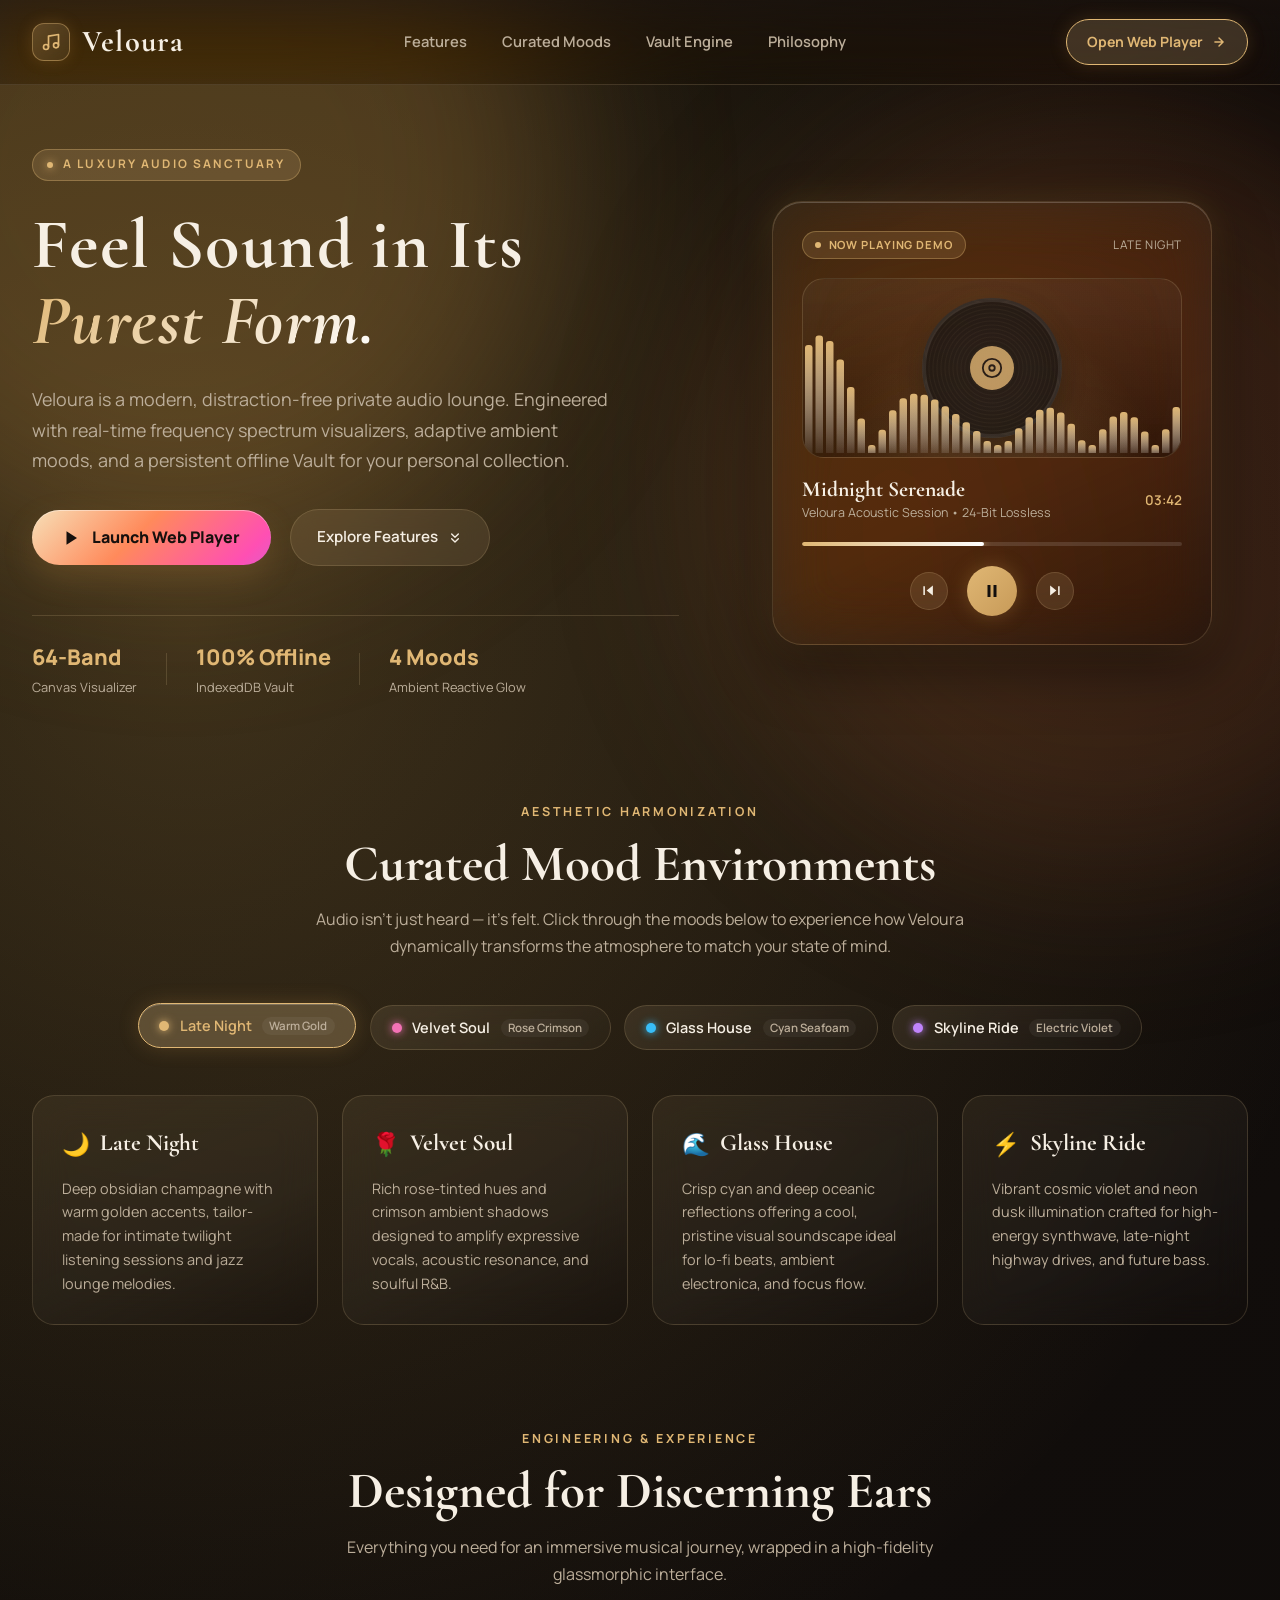
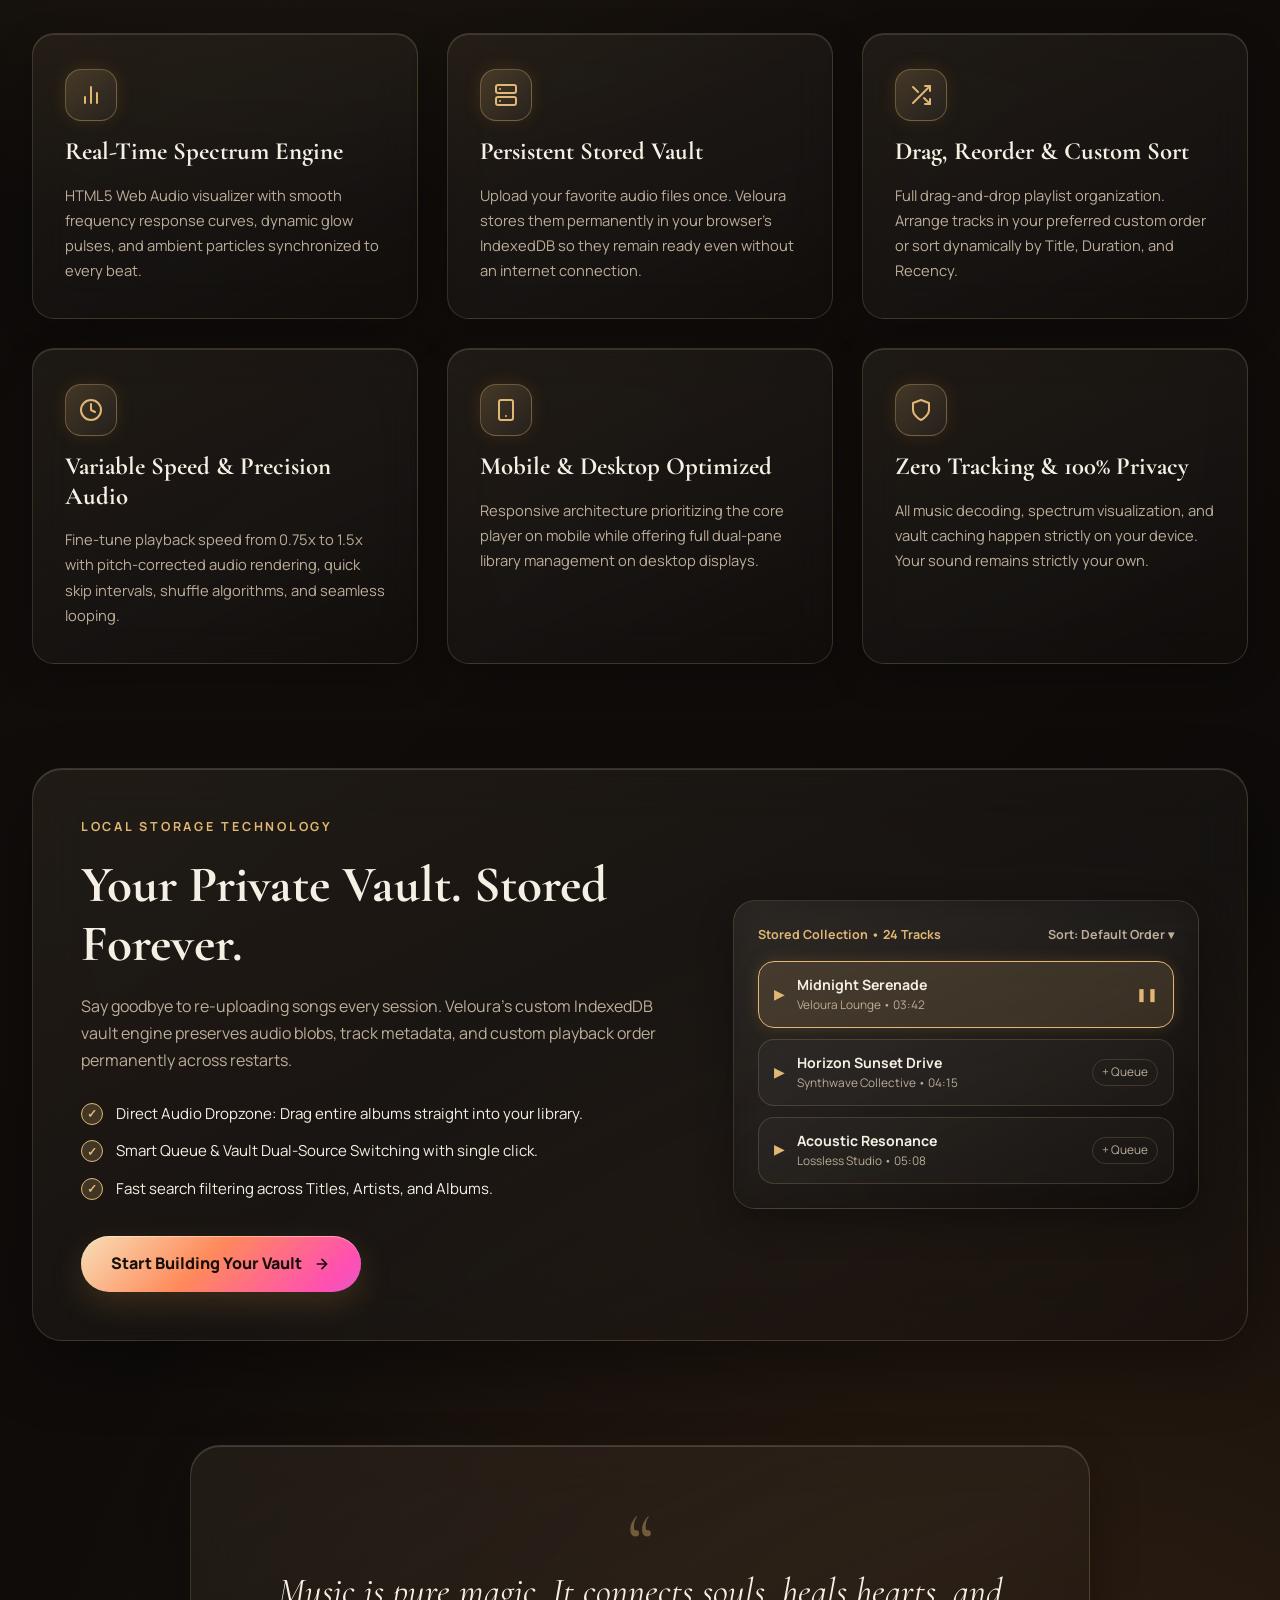
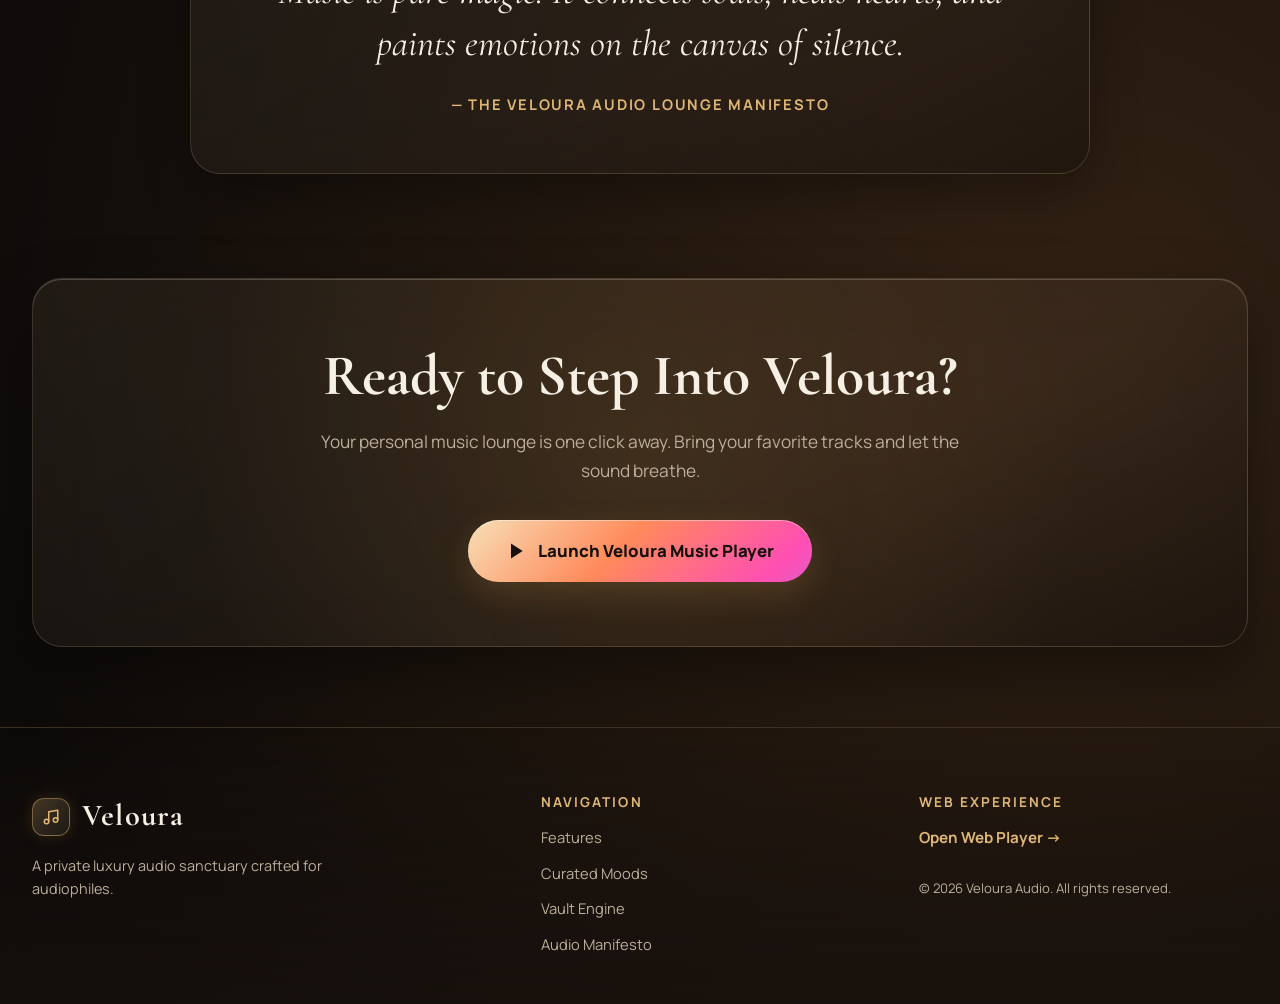
<file: index.html>
<!DOCTYPE html>
<html lang="en">
  <head>
    <meta charset="UTF-8" />
    <meta name="viewport" content="width=device-width, initial-scale=1.0" />
    <title>Veloura</title>
    <link rel="preconnect" href="https://fonts.googleapis.com" />
    <link rel="preconnect" href="https://fonts.gstatic.com" crossorigin />
    <link
      href="https://fonts.googleapis.com/css2?family=Cormorant+Garamond:ital,wght@0,500;0,600;0,700;1,500;1,600&family=Manrope:wght@400;500;600;700;800&display=swap"
      rel="stylesheet"
    />
    <link rel="icon" type="image/png" href="./images/veloura-logo.png" />
    <link rel="stylesheet" href="./home.css" />
  </head>
  <body data-theme="late-night">
    <!-- Ambient Background Glows -->
    <div class="ambient-glow ambient-glow-left"></div>
    <div class="ambient-glow ambient-glow-right"></div>

    <!-- Navigation Header -->
    <header class="home-navbar">
      <div class="nav-container">
        <a href="index.html" class="nav-brand">
          <div class="brand-badge-icon">
            <svg width="20" height="20" viewBox="0 0 24 24" fill="none" stroke="currentColor" stroke-width="2" stroke-linecap="round" stroke-linejoin="round">
              <path d="M9 18V5l12-2v13"></path>
              <circle cx="6" cy="18" r="3"></circle>
              <circle cx="18" cy="16" r="3"></circle>
            </svg>
          </div>
          <span class="brand-title">Veloura</span>
        </a>

        <nav class="nav-links" aria-label="Main Navigation">
          <a href="#features" class="nav-link">Features</a>
          <a href="#moods" class="nav-link">Curated Moods</a>
          <a href="#vault" class="nav-link">Vault Engine</a>
          <a href="#philosophy" class="nav-link">Philosophy</a>
        </nav>

        <div class="nav-actions">
          <a href="player.html" class="nav-cta-btn">
            <span>Open Web Player</span>
            <svg width="14" height="14" viewBox="0 0 24 24" fill="none" stroke="currentColor" stroke-width="2.5" stroke-linecap="round" stroke-linejoin="round">
              <path d="M5 12h14M12 5l7 7-7 7"></path>
            </svg>
          </a>
        </div>
      </div>
    </header>

    <!-- Main Container -->
    <main class="home-main">
      <!-- HERO SECTION -->
      <section class="hero-section">
        <div class="hero-content">
          <div class="hero-tag">
            <span class="tag-dot"></span>
            <span>A LUXURY AUDIO SANCTUARY</span>
          </div>

          <h1 class="hero-title">
            Feel Sound in Its <br />
            <em>Purest Form.</em>
          </h1>

          <p class="hero-desc">
            Veloura is a modern, distraction-free private audio lounge. Engineered with real-time frequency spectrum visualizers, adaptive ambient moods, and a persistent offline Vault for your personal collection.
          </p>

          <div class="hero-actions">
            <a href="player.html" class="primary-hero-btn">
              <svg width="18" height="18" viewBox="0 0 24 24" fill="currentColor">
                <polygon points="6 3 20 12 6 21 6 3"></polygon>
              </svg>
              <span>Launch Web Player</span>
            </a>
            <a href="#features" class="ghost-hero-btn">
              <span>Explore Features</span>
              <svg width="16" height="16" viewBox="0 0 24 24" fill="none" stroke="currentColor" stroke-width="2" stroke-linecap="round" stroke-linejoin="round">
                <path d="M7 13l5 5 5-5M7 6l5 5 5-5"></path>
              </svg>
            </a>
          </div>

          <div class="hero-metrics">
            <div class="metric-item">
              <strong>64-Band</strong>
              <span>Canvas Visualizer</span>
            </div>
            <div class="metric-divider"></div>
            <div class="metric-item">
              <strong>100% Offline</strong>
              <span>IndexedDB Vault</span>
            </div>
            <div class="metric-divider"></div>
            <div class="metric-item">
              <strong>4 Moods</strong>
              <span>Ambient Reactive Glow</span>
            </div>
          </div>
        </div>

        <!-- HERO INTERACTIVE PLAYER MOCKUP -->
        <div class="hero-visual">
          <div class="player-mockup-card">
            <div class="mockup-header">
              <div class="mockup-pill">
                <span class="live-pulse"></span>
                <span>NOW PLAYING DEMO</span>
              </div>
              <div class="mockup-mood-indicator" id="heroMoodTag">Late Night</div>
            </div>

            <div class="mockup-media-stage">
              <div class="mockup-vinyl">
                <div class="vinyl-grooves">
                  <div class="vinyl-label">
                    <svg width="22" height="22" viewBox="0 0 24 24" fill="none" stroke="currentColor" stroke-width="2">
                      <circle cx="12" cy="12" r="10"></circle>
                      <circle cx="12" cy="12" r="3"></circle>
                    </svg>
                  </div>
                </div>
              </div>

              <!-- Animated Waveform Canvas -->
              <canvas id="heroVisualizerCanvas" class="mockup-visualizer"></canvas>
            </div>

            <div class="mockup-info">
              <div class="mockup-track-info">
                <h3>Midnight Serenade</h3>
                <p>Veloura Acoustic Session • 24-Bit Lossless</p>
              </div>
              <div class="mockup-duration">03:42</div>
            </div>

            <div class="mockup-progress-wrap">
              <div class="mockup-progress-bar">
                <div class="mockup-progress-fill"></div>
              </div>
            </div>

            <div class="mockup-controls">
              <button class="mockup-btn" type="button" aria-label="Previous">
                <svg width="15" height="15" viewBox="0 0 24 24" fill="currentColor">
                  <polygon points="19 20 9 12 19 4 19 20"></polygon>
                  <line x1="5" y1="19" x2="5" y2="5" stroke="currentColor" stroke-width="2.5"></line>
                </svg>
              </button>
              <button class="mockup-play-btn" id="mockupPlayToggle" type="button" aria-label="Play or pause demo visualizer">
                <svg class="icon-play" width="18" height="18" viewBox="0 0 24 24" fill="currentColor">
                  <polygon points="6 3 20 12 6 21 6 3"></polygon>
                </svg>
                <svg class="icon-pause" style="display:none;" width="18" height="18" viewBox="0 0 24 24" fill="currentColor">
                  <rect x="6" y="4" width="4" height="16"></rect>
                  <rect x="14" y="4" width="4" height="16"></rect>
                </svg>
              </button>
              <button class="mockup-btn" type="button" aria-label="Next">
                <svg width="15" height="15" viewBox="0 0 24 24" fill="currentColor">
                  <polygon points="5 4 15 12 5 20 5 4"></polygon>
                  <line x1="19" y1="5" x2="19" y2="19" stroke="currentColor" stroke-width="2.5"></line>
                </svg>
              </button>
            </div>
          </div>
        </div>
      </section>

      <!-- INTERACTIVE MOOD SWITCHER SHOWCASE -->
      <section id="moods" class="section-container moods-showcase">
        <div class="section-header">
          <p class="section-eyebrow">Aesthetic Harmonization</p>
          <h2 class="section-title">Curated Mood Environments</h2>
          <p class="section-desc">
            Audio isn't just heard — it's felt. Click through the moods below to experience how Veloura dynamically transforms the atmosphere to match your state of mind.
          </p>
        </div>

        <!-- Interactive Mood Pills -->
        <div class="mood-selector-bar">
          <button class="home-mood-pill active" type="button" data-mood="late-night">
            <span class="mood-swatch swatch-late-night"></span>
            <span>Late Night</span>
            <span class="mood-vibe-tag">Warm Gold</span>
          </button>
          <button class="home-mood-pill" type="button" data-mood="velvet-soul">
            <span class="mood-swatch swatch-velvet-soul"></span>
            <span>Velvet Soul</span>
            <span class="mood-vibe-tag">Rose Crimson</span>
          </button>
          <button class="home-mood-pill" type="button" data-mood="glass-house">
            <span class="mood-swatch swatch-glass-house"></span>
            <span>Glass House</span>
            <span class="mood-vibe-tag">Cyan Seafoam</span>
          </button>
          <button class="home-mood-pill" type="button" data-mood="skyline-ride">
            <span class="mood-swatch swatch-skyline-ride"></span>
            <span>Skyline Ride</span>
            <span class="mood-vibe-tag">Electric Violet</span>
          </button>
        </div>

        <div class="mood-cards-grid">
          <div class="mood-feature-card">
            <div class="mood-card-header">
              <span class="mood-icon">🌙</span>
              <h3>Late Night</h3>
            </div>
            <p>Deep obsidian champagne with warm golden accents, tailor-made for intimate twilight listening sessions and jazz lounge melodies.</p>
          </div>

          <div class="mood-feature-card">
            <div class="mood-card-header">
              <span class="mood-icon">🌹</span>
              <h3>Velvet Soul</h3>
            </div>
            <p>Rich rose-tinted hues and crimson ambient shadows designed to amplify expressive vocals, acoustic resonance, and soulful R&B.</p>
          </div>

          <div class="mood-feature-card">
            <div class="mood-card-header">
              <span class="mood-icon">🌊</span>
              <h3>Glass House</h3>
            </div>
            <p>Crisp cyan and deep oceanic reflections offering a cool, pristine visual soundscape ideal for lo-fi beats, ambient electronica, and focus flow.</p>
          </div>

          <div class="mood-feature-card">
            <div class="mood-card-header">
              <span class="mood-icon">⚡</span>
              <h3>Skyline Ride</h3>
            </div>
            <p>Vibrant cosmic violet and neon dusk illumination crafted for high-energy synthwave, late-night highway drives, and future bass.</p>
          </div>
        </div>
      </section>

      <!-- AUDIOPHILE FEATURES GRID -->
      <section id="features" class="section-container">
        <div class="section-header">
          <p class="section-eyebrow">Engineering & Experience</p>
          <h2 class="section-title">Designed for Discerning Ears</h2>
          <p class="section-desc">
            Everything you need for an immersive musical journey, wrapped in a high-fidelity glassmorphic interface.
          </p>
        </div>

        <div class="features-grid">
          <div class="feature-box">
            <div class="feature-icon-bubble">
              <svg width="24" height="24" viewBox="0 0 24 24" fill="none" stroke="currentColor" stroke-width="2" stroke-linecap="round" stroke-linejoin="round">
                <line x1="18" y1="20" x2="18" y2="10"></line>
                <line x1="12" y1="20" x2="12" y2="4"></line>
                <line x1="6" y1="20" x2="6" y2="14"></line>
              </svg>
            </div>
            <h3>Real-Time Spectrum Engine</h3>
            <p>HTML5 Web Audio visualizer with smooth frequency response curves, dynamic glow pulses, and ambient particles synchronized to every beat.</p>
          </div>

          <div class="feature-box">
            <div class="feature-icon-bubble">
              <svg width="24" height="24" viewBox="0 0 24 24" fill="none" stroke="currentColor" stroke-width="2" stroke-linecap="round" stroke-linejoin="round">
                <rect x="2" y="2" width="20" height="8" rx="2" ry="2"></rect>
                <rect x="2" y="14" width="20" height="8" rx="2" ry="2"></rect>
                <line x1="6" y1="6" x2="6.01" y2="6"></line>
                <line x1="6" y1="18" x2="6.01" y2="18"></line>
              </svg>
            </div>
            <h3>Persistent Stored Vault</h3>
            <p>Upload your favorite audio files once. Veloura stores them permanently in your browser's IndexedDB so they remain ready even without an internet connection.</p>
          </div>

          <div class="feature-box">
            <div class="feature-icon-bubble">
              <svg width="24" height="24" viewBox="0 0 24 24" fill="none" stroke="currentColor" stroke-width="2" stroke-linecap="round" stroke-linejoin="round">
                <polyline points="16 3 21 3 21 8"></polyline>
                <line x1="4" y1="20" x2="21" y2="3"></line>
                <polyline points="21 16 21 21 16 21"></polyline>
                <line x1="15" y1="15" x2="21" y2="21"></line>
                <line x1="4" y1="4" x2="9" y2="9"></line>
              </svg>
            </div>
            <h3>Drag, Reorder & Custom Sort</h3>
            <p>Full drag-and-drop playlist organization. Arrange tracks in your preferred custom order or sort dynamically by Title, Duration, and Recency.</p>
          </div>

          <div class="feature-box">
            <div class="feature-icon-bubble">
              <svg width="24" height="24" viewBox="0 0 24 24" fill="none" stroke="currentColor" stroke-width="2" stroke-linecap="round" stroke-linejoin="round">
                <circle cx="12" cy="12" r="10"></circle>
                <polyline points="12 6 12 12 16 14"></polyline>
              </svg>
            </div>
            <h3>Variable Speed & Precision Audio</h3>
            <p>Fine-tune playback speed from 0.75x to 1.5x with pitch-corrected audio rendering, quick skip intervals, shuffle algorithms, and seamless looping.</p>
          </div>

          <div class="feature-box">
            <div class="feature-icon-bubble">
              <svg width="24" height="24" viewBox="0 0 24 24" fill="none" stroke="currentColor" stroke-width="2" stroke-linecap="round" stroke-linejoin="round">
                <rect x="5" y="2" width="14" height="20" rx="2" ry="2"></rect>
                <line x1="12" y1="18" x2="12.01" y2="18"></line>
              </svg>
            </div>
            <h3>Mobile & Desktop Optimized</h3>
            <p>Responsive architecture prioritizing the core player on mobile while offering full dual-pane library management on desktop displays.</p>
          </div>

          <div class="feature-box">
            <div class="feature-icon-bubble">
              <svg width="24" height="24" viewBox="0 0 24 24" fill="none" stroke="currentColor" stroke-width="2" stroke-linecap="round" stroke-linejoin="round">
                <path d="M12 22s8-4 8-10V5l-8-3-8 3v7c0 6 8 10 8 10z"></path>
              </svg>
            </div>
            <h3>Zero Tracking & 100% Privacy</h3>
            <p>All music decoding, spectrum visualization, and vault caching happen strictly on your device. Your sound remains strictly your own.</p>
          </div>
        </div>
      </section>

      <!-- VAULT ENGINE HIGHLIGHT -->
      <section id="vault" class="section-container vault-feature-section">
        <div class="vault-feature-card">
          <div class="vault-feature-content">
            <p class="section-eyebrow">Local Storage Technology</p>
            <h2 class="section-title">Your Private Vault. Stored Forever.</h2>
            <p class="section-desc">
              Say goodbye to re-uploading songs every session. Veloura's custom IndexedDB vault engine preserves audio blobs, track metadata, and custom playback order permanently across restarts.
            </p>
            <ul class="vault-check-list">
              <li>
                <span class="check-icon">✓</span>
                <span>Direct Audio Dropzone: Drag entire albums straight into your library.</span>
              </li>
              <li>
                <span class="check-icon">✓</span>
                <span>Smart Queue & Vault Dual-Source Switching with single click.</span>
              </li>
              <li>
                <span class="check-icon">✓</span>
                <span>Fast search filtering across Titles, Artists, and Albums.</span>
              </li>
            </ul>
            <div class="vault-cta-row">
              <a href="player.html" class="primary-hero-btn">
                <span>Start Building Your Vault</span>
                <svg width="16" height="16" viewBox="0 0 24 24" fill="none" stroke="currentColor" stroke-width="2.5" stroke-linecap="round" stroke-linejoin="round">
                  <path d="M5 12h14M12 5l7 7-7 7"></path>
                </svg>
              </a>
            </div>
          </div>
          <div class="vault-feature-graphic">
            <div class="vault-glass-preview">
              <div class="vault-preview-header">
                <span class="vault-preview-badge">Stored Collection • 24 Tracks</span>
                <span class="vault-preview-sort">Sort: Default Order ▾</span>
              </div>
              <div class="vault-mock-list">
                <div class="vault-mock-item active">
                  <span class="mock-play-btn">▶</span>
                  <div class="mock-item-text">
                    <strong>Midnight Serenade</strong>
                    <span>Veloura Lounge • 03:42</span>
                  </div>
                  <span class="mock-eq-pill">❚❚</span>
                </div>
                <div class="vault-mock-item">
                  <span class="mock-play-btn">▶</span>
                  <div class="mock-item-text">
                    <strong>Horizon Sunset Drive</strong>
                    <span>Synthwave Collective • 04:15</span>
                  </div>
                  <span class="mock-add-queue">+ Queue</span>
                </div>
                <div class="vault-mock-item">
                  <span class="mock-play-btn">▶</span>
                  <div class="mock-item-text">
                    <strong>Acoustic Resonance</strong>
                    <span>Lossless Studio • 05:08</span>
                  </div>
                  <span class="mock-add-queue">+ Queue</span>
                </div>
              </div>
            </div>
          </div>
        </div>
      </section>

      <!-- PHILOSOPHY / QUOTE SECTION -->
      <section id="philosophy" class="section-container philosophy-section">
        <div class="philosophy-card">
          <div class="quote-mark">“</div>
          <blockquote class="philosophy-quote">
            Music is pure magic. It connects souls, heals hearts, and paints emotions on the canvas of silence.
          </blockquote>
          <p class="philosophy-author">— The Veloura Audio Lounge Manifesto</p>
        </div>
      </section>

      <!-- FINAL CALL TO ACTION BANNER -->
      <section class="section-container final-cta-section">
        <div class="final-cta-card">
          <div class="cta-inner">
            <h2 class="cta-title">Ready to Step Into Veloura?</h2>
            <p class="cta-subtitle">
              Your personal music lounge is one click away. Bring your favorite tracks and let the sound breathe.
            </p>
            <div class="cta-btn-wrap">
              <a href="player.html" class="primary-hero-btn large-cta">
                <svg width="20" height="20" viewBox="0 0 24 24" fill="currentColor">
                  <polygon points="6 3 20 12 6 21 6 3"></polygon>
                </svg>
                <span>Launch Veloura Music Player</span>
              </a>
            </div>
          </div>
        </div>
      </section>
    </main>

    <!-- Footer -->
    <footer class="home-footer">
      <div class="footer-container">
        <div class="footer-brand-col">
          <div class="nav-brand">
            <div class="brand-badge-icon">
              <svg width="18" height="18" viewBox="0 0 24 24" fill="none" stroke="currentColor" stroke-width="2" stroke-linecap="round" stroke-linejoin="round">
                <path d="M9 18V5l12-2v13"></path>
                <circle cx="6" cy="18" r="3"></circle>
                <circle cx="18" cy="16" r="3"></circle>
              </svg>
            </div>
            <span class="brand-title">Veloura</span>
          </div>
          <p class="footer-tagline">A private luxury audio sanctuary crafted for audiophiles.</p>
        </div>

        <div class="footer-nav-col">
          <strong>Navigation</strong>
          <a href="#features">Features</a>
          <a href="#moods">Curated Moods</a>
          <a href="#vault">Vault Engine</a>
          <a href="#philosophy">Audio Manifesto</a>
        </div>

        <div class="footer-action-col">
          <strong>Web Experience</strong>
          <a href="player.html" class="footer-launch-link">Open Web Player →</a>
          <p class="footer-copy">&copy; 2026 Veloura Audio. All rights reserved.</p>
        </div>
      </div>
    </footer>

    <!-- Interactive Script -->
    <script src="./home.js"></script>
  </body>
</html>
</file>
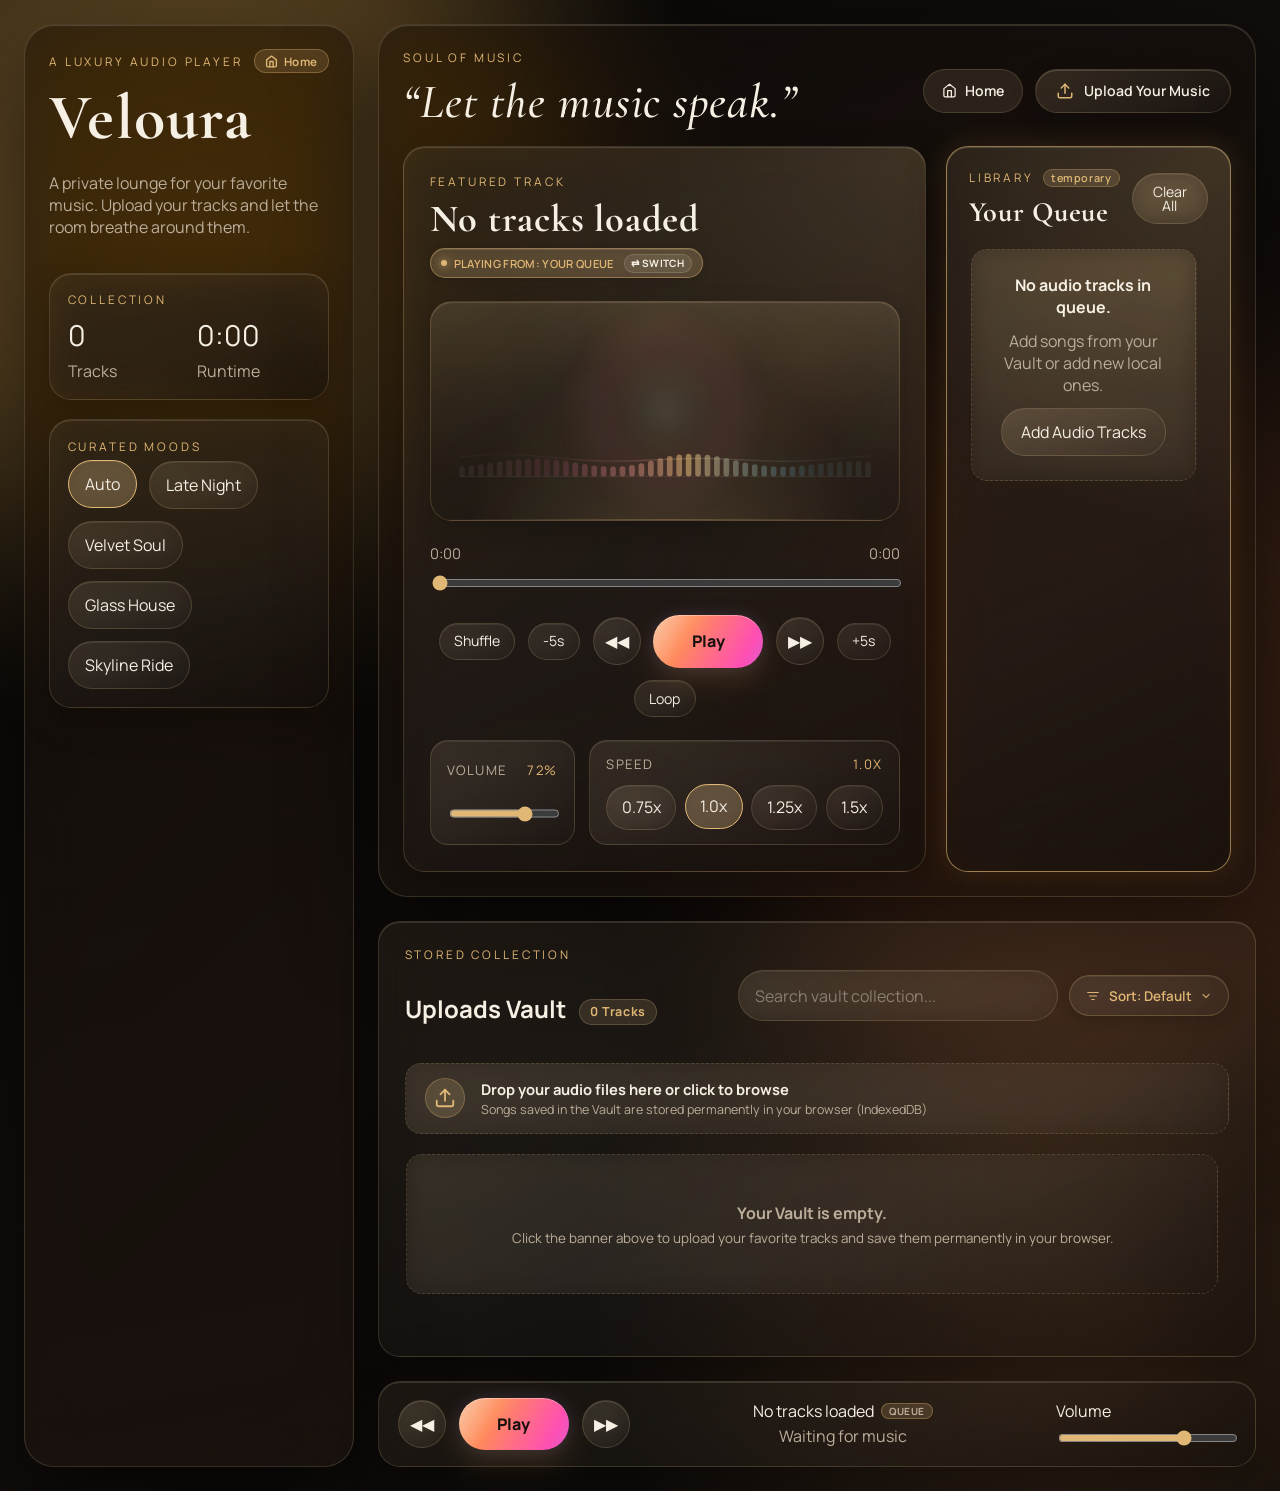
<file: player.html>
<!DOCTYPE html>
<html lang="en">
  <head>
    <meta charset="UTF-8" />
    <meta name="viewport" content="width=device-width, initial-scale=1.0" />
    <title>Veloura Player</title>
    <link rel="preconnect" href="https://fonts.googleapis.com" />
    <link rel="preconnect" href="https://fonts.gstatic.com" crossorigin />
    <link
      href="https://fonts.googleapis.com/css2?family=Cormorant+Garamond:wght@500;600;700&family=Manrope:wght@400;500;600;700&display=swap"
      rel="stylesheet"
    />
    <link rel="icon" type="image/png" href="./images/veloura-logo.png" />
    <link rel="stylesheet" href="./styles.css" />
  </head>
  <body data-theme="late-night">
    <div class="background-glow background-glow-left"></div>
    <div class="background-glow background-glow-right"></div>

    <div class="app-shell">
      <aside class="sidebar panel">
        <div class="brand-lockup">
          <div class="brand-top-row">
            <p class="eyebrow">A Luxury Audio Player</p>
            <a href="index.html" class="home-nav-badge" title="Go to Veloura Homepage">
              <svg width="13" height="13" viewBox="0 0 24 24" fill="none" stroke="currentColor" stroke-width="2.5" stroke-linecap="round" stroke-linejoin="round">
                <path d="M3 9l9-7 9 7v11a2 2 0 0 1-2 2H5a2 2 0 0 1-2-2z"></path>
                <polyline points="9 22 9 12 15 12 15 22"></polyline>
              </svg>
              <span>Home</span>
            </a>
          </div>
          <h1>Veloura</h1>
          <p class="muted">
            A private lounge for your favorite music. Upload your tracks and let
            the room breathe around them.
          </p>
        </div>

        <div class="sidebar-card">
          <p class="card-label">Collection</p>
          <div class="collection-stats">
            <div>
              <span id="trackCount">0</span>
              <p>Tracks</p>
            </div>
            <div>
              <span id="playlistDuration">00:00</span>
              <p>Runtime</p>
            </div>
          </div>
        </div>

        <div class="sidebar-card moods-card">
          <p class="card-label">Curated Moods</p>
          <div class="moods">
            <button class="mood-pill active" type="button" data-theme="auto" aria-pressed="true">Auto</button>
            <button class="mood-pill" type="button" data-theme="late-night" aria-pressed="false">Late Night</button>
            <button class="mood-pill" type="button" data-theme="velvet-soul" aria-pressed="false">Velvet Soul</button>
            <button class="mood-pill" type="button" data-theme="glass-house" aria-pressed="false">Glass House</button>
            <button class="mood-pill" type="button" data-theme="skyline-ride" aria-pressed="false">Skyline Ride</button>
          </div>
        </div>
      </aside>

      <main class="main-stage">
        <section class="hero panel">
          <div class="topbar">
            <div class="quote-container">
              <p class="eyebrow">Soul of Music</p>
              <h2 id="quoteDisplay" class="quote-text">“Let the music speak.”</h2>
            </div>

            <div class="topbar-upload-action">
              <a href="index.html" class="topbar-home-btn" title="Back to Veloura Homepage">
                <svg width="15" height="15" viewBox="0 0 24 24" fill="none" stroke="currentColor" stroke-width="2" stroke-linecap="round" stroke-linejoin="round">
                  <path d="M3 9l9-7 9 7v11a2 2 0 0 1-2 2H5a2 2 0 0 1-2-2z"></path>
                  <polyline points="9 22 9 12 15 12 15 22"></polyline>
                </svg>
                <span>Home</span>
              </a>
              <label class="topbar-upload-btn" for="audioUpload">
                <svg class="upload-icon" width="18" height="18" viewBox="0 0 24 24" fill="none" stroke="currentColor" stroke-width="2" stroke-linecap="round" stroke-linejoin="round">
                  <path d="M21 15v4a2 2 0 0 1-2 2H5a2 2 0 0 1-2-2v-4"></path>
                  <polyline points="17 8 12 3 7 8"></polyline>
                  <line x1="12" y1="3" x2="12" y2="15"></line>
                </svg>
                <span>Upload Your Music</span>
              </label>
            </div>
          </div>

          <div class="hero-grid">
            <div class="now-playing-card">
              <div class="track-copy">
                <p class="card-label">Featured Track</p>
                <h3 id="trackTitle">Midnight Gold</h3>
                <div class="track-meta-row">
                  <button id="sourceToggleBtn" class="source-toggle-btn source-queue" type="button" aria-label="Switch playback source">
                    <span class="source-dot"></span>
                    <span id="playbackSourceBadge">Playing from: Your Queue</span>
                    <span class="source-switch-tag">⇄ Switch</span>
                  </button>
                </div>
              </div>

              <div id="spectrumShell" class="spectrum-shell" aria-hidden="true">
                <div class="spectrum-grid"></div>
                <div class="spectrum-orb"></div>
                <canvas id="spectrumCanvas" class="spectrum-canvas" width="960" height="220"></canvas>
              </div>

              <div class="progress-cluster">
                <div class="time-row">
                  <span id="currentTime">0:00</span>
                  <span id="duration">0:00</span>
                </div>
                <input
                  id="progressBar"
                  type="range"
                  min="0"
                  max="100"
                  value="0"
                  aria-label="Track progress"
                />
              </div>

              <div class="featured-transport">
                <button
                  id="featuredShuffleButton"
                  class="ghost-button compact-button featured-shuffle-button"
                  type="button"
                  aria-label="Shuffle playlist"
                >
                  Shuffle
                </button>
                <button
                  id="skipBackButton"
                  class="ghost-button compact-button featured-skip-button"
                  type="button"
                  aria-label="Skip backward 5 seconds"
                >
                  -5s
                </button>
                <button
                  id="featuredPrevButton"
                  class="control-button"
                  type="button"
                  aria-label="Previous track"
                >
                  &#9664;&#9664;
                </button>
                <button
                  id="featuredPlayButton"
                  class="play-button"
                  type="button"
                  aria-label="Play or pause"
                >
                  Play
                </button>
                <button
                  id="featuredNextButton"
                  class="control-button"
                  type="button"
                  aria-label="Next track"
                >
                  &#9654;&#9654;
                </button>
                <button
                  id="skipForwardButton"
                  class="ghost-button compact-button featured-skip-button"
                  type="button"
                  aria-label="Skip forward 5 seconds"
                >
                  +5s
                </button>
                <button
                  id="featuredLoopButton"
                  class="ghost-button compact-button featured-loop-button"
                  type="button"
                  aria-label="Loop current track"
                >
                  Loop
                </button>
              </div>

              <div class="featured-control-rail">
                <div class="featured-volume-card">
                  <div class="featured-control-copy">
                    <span class="featured-control-label">Volume</span>
                    <span id="featuredVolumeValue" class="featured-control-value">72%</span>
                  </div>
                  <input
                    id="featuredVolumeBar"
                    class="featured-range"
                    type="range"
                    min="0"
                    max="100"
                    value="72"
                    aria-label="Featured volume control"
                  />
                </div>

                <div class="featured-speed-card">
                  <div class="featured-control-copy">
                    <span class="featured-control-label">Speed</span>
                    <span id="speedValue" class="featured-control-value">1.0x</span>
                  </div>
                  <div id="speedControls" class="speed-pills" aria-label="Playback speed">
                    <button class="speed-pill" type="button" data-speed="0.75">0.75x</button>
                    <button class="speed-pill active" type="button" data-speed="1">1.0x</button>
                    <button class="speed-pill" type="button" data-speed="1.25">1.25x</button>
                    <button class="speed-pill" type="button" data-speed="1.5">1.5x</button>
                  </div>
                </div>
              </div>
            </div>

            <div id="queuePanel" class="library playlist-panel">
              <div class="section-heading">
                <div class="queue-heading-group">
                  <div class="queue-title-row">
                    <p class="eyebrow">Library</p>
                    <span class="queue-subtitle">temporary</span>
                  </div>
                  <h2>Your Queue</h2>
                </div>
                <div class="library-tools">
                  <button id="clearQueueButton" class="ghost-button compact-button" type="button" title="Clear all tracks from queue">
                    Clear All
                  </button>
                </div>
              </div>

              <div id="playlist" class="playlist" aria-live="polite"></div>

              <label id="libraryUploadPanel" class="upload-panel library-upload" for="audioUploadQueue">
                <span class="upload-label">+ Add Your Music</span>
                <span class="upload-caption">MP3, WAV, AAC (temporary)</span>
              </label>
            </div>
          </div>
        </section>

        <!-- UPLOADS VAULT SECTION (Placed directly above bottom Player Dock) -->
        <section id="vaultPanel" class="vault-panel panel">
          <div class="section-heading">
            <div class="vault-heading-group">
              <p class="eyebrow">Stored Collection</p>
              <h2>Uploads Vault <span id="vaultCountBadge" class="vault-heading-badge">0 Tracks</span></h2>
            </div>
            <div class="library-tools">
              <div class="library-search">
                <input
                  id="vaultSearchInput"
                  type="search"
                  placeholder="Search vault collection..."
                  aria-label="Search your uploaded music vault"
                />
              </div>
              <div class="vault-sort-container" id="vaultSortContainer">
                <button id="vaultSortToggleBtn" class="vault-sort-btn" type="button" aria-expanded="false" aria-haspopup="listbox" title="Sort vault collection">
                  <svg class="sort-icon" width="14" height="14" viewBox="0 0 24 24" fill="none" stroke="currentColor" stroke-width="2" stroke-linecap="round" stroke-linejoin="round">
                    <path d="M3 6h18M6 12h12M10 18h4"></path>
                  </svg>
                  <span id="vaultSortCurrentLabel">Sort: Default</span>
                  <svg class="sort-chevron" width="12" height="12" viewBox="0 0 24 24" fill="none" stroke="currentColor" stroke-width="2.5" stroke-linecap="round" stroke-linejoin="round">
                    <polyline points="6 9 12 15 18 9"></polyline>
                  </svg>
                </button>

                <div id="vaultSortMenu" class="vault-sort-menu" role="listbox" aria-label="Sort options">
                  <button class="vault-sort-option active" type="button" role="option" data-value="custom" aria-selected="true">
                    <span class="sort-opt-name">Default Order</span>
                    <span class="sort-opt-check">✓</span>
                  </button>
                  <button class="vault-sort-option" type="button" role="option" data-value="title-asc" aria-selected="false">
                    <span class="sort-opt-name">Title (A → Z)</span>
                    <span class="sort-opt-check">✓</span>
                  </button>
                  <button class="vault-sort-option" type="button" role="option" data-value="title-desc" aria-selected="false">
                    <span class="sort-opt-name">Title (Z → A)</span>
                    <span class="sort-opt-check">✓</span>
                  </button>
                  <button class="vault-sort-option" type="button" role="option" data-value="duration-asc" aria-selected="false">
                    <span class="sort-opt-name">Duration (Shortest)</span>
                    <span class="sort-opt-check">✓</span>
                  </button>
                  <button class="vault-sort-option" type="button" role="option" data-value="duration-desc" aria-selected="false">
                    <span class="sort-opt-name">Duration (Longest)</span>
                    <span class="sort-opt-check">✓</span>
                  </button>
                  <button class="vault-sort-option" type="button" role="option" data-value="newest" aria-selected="false">
                    <span class="sort-opt-name">Recently Added</span>
                    <span class="sort-opt-check">✓</span>
                  </button>
                </div>
              </div>
            </div>
          </div>

          <!-- Interactive Upload Banner / Dropzone -->
          <label class="vault-dropzone-banner" for="audioUploadVault">
            <div class="vault-drop-icon">
              <svg width="22" height="22" viewBox="0 0 24 24" fill="none" stroke="currentColor" stroke-width="2" stroke-linecap="round" stroke-linejoin="round">
                <path d="M21 15v4a2 2 0 0 1-2 2H5a2 2 0 0 1-2-2v-4"></path>
                <polyline points="17 8 12 3 7 8"></polyline>
                <line x1="12" y1="3" x2="12" y2="15"></line>
              </svg>
            </div>
            <div class="vault-drop-content">
              <span class="vault-drop-title">Drop your audio files here or click to browse</span>
              <span class="vault-drop-sub">Songs saved in the Vault are stored permanently in your browser (IndexedDB)</span>
            </div>
          </label>

          <!-- Vault Tracks Grid -->
          <div id="vaultTrackList" class="vault-grid" aria-live="polite"></div>
        </section>

        <!-- FLOATING BOTTOM PLAYER DOCK -->
        <section class="player-dock panel">
          <div class="transport">
            <button id="prevButton" class="control-button" type="button" aria-label="Previous track">
              &#9664;&#9664;
            </button>
            <button id="playButton" class="play-button" type="button" aria-label="Play or pause">
              Play
            </button>
            <button id="nextButton" class="control-button" type="button" aria-label="Next track">
              &#9654;&#9654;
            </button>
          </div>

          <div class="dock-meta">
            <div class="dock-meta-header">
              <span id="dockTitle">No track selected</span>
              <span id="dockSourceBadge" class="dock-source-badge source-queue">Queue</span>
            </div>
            <span id="dockArtist">Ready to play</span>
          </div>

          <div class="volume-shell">
            <label for="volumeBar">Volume</label>
            <input
              id="volumeBar"
              type="range"
              min="0"
              max="100"
              value="72"
              aria-label="Volume control"
            />
          </div>
        </section>
      </main>
    </div>

    <input id="audioUploadVault" type="file" accept="audio/*" multiple style="display: none;" />
    <input id="audioUploadQueue" type="file" accept="audio/*" multiple style="display: none;" />
    <audio id="audioPlayer" preload="metadata"></audio>
    <script src="./app.js"></script>
  </body>
</html>
</file>
<file: home.css>
:root {
  --bg: #0a0908;
  --bg-soft: rgba(30, 22, 19, 0.7);
  --panel: rgba(20, 16, 13, 0.52);
  --panel-strong: rgba(28, 20, 16, 0.72);
  --card-bg: linear-gradient(155deg, rgba(223, 195, 144, 0.08) 0%, rgba(255, 255, 255, 0.03) 60%, rgba(20, 15, 12, 0.45) 100%);
  --card-border: rgba(223, 195, 144, 0.18);
  --line: rgba(223, 195, 144, 0.18);
  --gold: #e0b774;
  --gold-soft: #c79a58;
  --text: #f6efe4;
  --muted: #bcae9a;
  --menu-bg: linear-gradient(165deg, rgba(28, 20, 16, 0.96), rgba(16, 11, 9, 0.98));
  --page-background:
    radial-gradient(circle at 15% 15%, rgba(201, 157, 77, 0.28), transparent 32%),
    radial-gradient(circle at 85% 85%, rgba(180, 112, 57, 0.24), transparent 30%),
    linear-gradient(135deg, #050505 0%, #110d0b 45%, #090807 100%);
  --glow-left: rgba(198, 146, 69, 0.5);
  --glow-right: rgba(160, 85, 45, 0.45);
  --glow-left-transform: translate3d(0, 0, 0) scale(1.05);
  --glow-right-transform: translate3d(0, 0, 0) scale(1.05);
  --glow-blur: 85px;
  --theme-ease: cubic-bezier(0.22, 1, 0.36, 1);
  --radius-xl: 30px;
  --radius-lg: 22px;
  --radius-md: 16px;
  --radius-sm: 10px;
}

body[data-theme="velvet-soul"] {
  --gold: #f472b6;
  --gold-soft: #e11d48;
  --muted: #e2d2d6;
  --panel: rgba(28, 12, 22, 0.58);
  --panel-strong: rgba(42, 16, 32, 0.78);
  --card-bg: linear-gradient(150deg, rgba(244, 114, 182, 0.1) 0%, rgba(255, 255, 255, 0.035) 60%, rgba(30, 10, 20, 0.5) 100%);
  --card-border: rgba(244, 114, 182, 0.22);
  --line: rgba(244, 114, 182, 0.2);
  --menu-bg: linear-gradient(165deg, rgba(38, 14, 28, 0.96), rgba(20, 7, 14, 0.98));
  --page-background:
    radial-gradient(circle at 15% 15%, rgba(225, 29, 72, 0.32), transparent 34%),
    radial-gradient(circle at 85% 85%, rgba(159, 18, 57, 0.28), transparent 30%),
    linear-gradient(135deg, #13070b 0%, #240c15 48%, #0a0407 100%);
  --glow-left: rgba(244, 114, 182, 0.52);
  --glow-right: rgba(190, 24, 93, 0.45);
  --glow-left-transform: translate3d(1.5rem, -1rem, 0) scale(1.08);
  --glow-right-transform: translate3d(-1.2rem, 1rem, 0) scale(0.98);
}

body[data-theme="glass-house"] {
  --gold: #38bdf8;
  --gold-soft: #0284c7;
  --muted: #cbd5e1;
  --panel: rgba(8, 26, 42, 0.58);
  --panel-strong: rgba(12, 38, 62, 0.78);
  --card-bg: linear-gradient(150deg, rgba(56, 189, 248, 0.1) 0%, rgba(255, 255, 255, 0.035) 60%, rgba(6, 22, 34, 0.5) 100%);
  --card-border: rgba(56, 189, 248, 0.22);
  --line: rgba(56, 189, 248, 0.2);
  --menu-bg: linear-gradient(165deg, rgba(10, 32, 52, 0.96), rgba(5, 16, 28, 0.98));
  --page-background:
    radial-gradient(circle at 15% 15%, rgba(14, 165, 233, 0.32), transparent 32%),
    radial-gradient(circle at 85% 85%, rgba(20, 184, 166, 0.26), transparent 28%),
    linear-gradient(135deg, #051019 0%, #0c2132 47%, #04090e 100%);
  --glow-left: rgba(56, 189, 248, 0.52);
  --glow-right: rgba(20, 184, 166, 0.42);
  --glow-left-transform: translate3d(1rem, -0.8rem, 0) scale(1.06);
  --glow-right-transform: translate3d(-1.4rem, 1.2rem, 0) scale(1.04);
}

body[data-theme="skyline-ride"] {
  --gold: #c084fc;
  --gold-soft: #a855f7;
  --muted: #cbd5e1;
  --panel: rgba(18, 12, 36, 0.58);
  --panel-strong: rgba(28, 18, 56, 0.78);
  --card-bg: linear-gradient(150deg, rgba(192, 132, 252, 0.1) 0%, rgba(255, 255, 255, 0.035) 60%, rgba(14, 8, 28, 0.5) 100%);
  --card-border: rgba(192, 132, 252, 0.22);
  --line: rgba(192, 132, 252, 0.2);
  --menu-bg: linear-gradient(165deg, rgba(26, 16, 50, 0.96), rgba(12, 7, 24, 0.98));
  --page-background:
    radial-gradient(circle at 15% 15%, rgba(168, 85, 247, 0.36), transparent 34%),
    radial-gradient(circle at 85% 85%, rgba(249, 115, 22, 0.32), transparent 32%),
    linear-gradient(135deg, #090616 0%, #170d28 48%, #070512 100%);
  --glow-left: rgba(168, 85, 247, 0.58);
  --glow-right: rgba(249, 115, 22, 0.48);
  --glow-left-transform: translate3d(1.8rem, -1rem, 0) scale(1.1);
  --glow-right-transform: translate3d(-1.6rem, 1.3rem, 0) scale(1.02);
}

* {
  box-sizing: border-box;
  margin: 0;
  padding: 0;
}

html {
  scroll-behavior: smooth;
}

body {
  position: relative;
  min-height: 100vh;
  overflow-x: hidden;
  background: var(--page-background);
  color: var(--text);
  font-family: "Manrope", sans-serif;
  line-height: 1.6;
  transition: background 1200ms var(--theme-ease), color 500ms ease;
}

/* Ambient Glow Blobs */
.ambient-glow {
  position: fixed;
  width: 46rem;
  height: 46rem;
  border-radius: 999px;
  filter: blur(var(--glow-blur));
  opacity: 0.55;
  pointer-events: none;
  z-index: 0;
  will-change: transform, background;
  transition: background 1200ms var(--theme-ease), transform 1400ms var(--theme-ease);
}

.ambient-glow-left {
  top: -12rem;
  left: -12rem;
  background: var(--glow-left);
  transform: var(--glow-left-transform);
}

.ambient-glow-right {
  right: -12rem;
  bottom: 5%;
  background: var(--glow-right);
  transform: var(--glow-right-transform);
}

/* NAVIGATION HEADER */
.home-navbar {
  position: sticky;
  top: 0;
  z-index: 100;
  backdrop-filter: blur(20px) saturate(180%);
  -webkit-backdrop-filter: blur(20px) saturate(180%);
  background: linear-gradient(180deg, color-mix(in srgb, var(--panel-strong) 85%, transparent), color-mix(in srgb, var(--panel) 60%, transparent));
  border-bottom: 1px solid var(--card-border);
  transition: all 400ms ease;
}

.nav-container {
  max-width: 1300px;
  margin: 0 auto;
  padding: 1.1rem 2rem;
  display: flex;
  align-items: center;
  justify-content: space-between;
  gap: 1.5rem;
}

.nav-brand {
  display: flex;
  align-items: center;
  gap: 0.75rem;
  text-decoration: none;
  color: var(--text);
  transition: transform 200ms ease;
}

.nav-brand:hover {
  transform: scale(1.03);
}

.brand-badge-icon {
  width: 38px;
  height: 38px;
  border-radius: 12px;
  background: linear-gradient(135deg, color-mix(in srgb, var(--gold) 25%, transparent), rgba(255, 255, 255, 0.05));
  border: 1px solid color-mix(in srgb, var(--gold) 45%, transparent);
  display: grid;
  place-items: center;
  color: var(--gold);
  box-shadow: 0 0 16px color-mix(in srgb, var(--glow-left) 40%, transparent);
}

.brand-title {
  font-family: "Cormorant Garamond", serif;
  font-size: 1.9rem;
  font-weight: 700;
  letter-spacing: 0.04em;
  color: var(--text);
}

.nav-links {
  display: flex;
  align-items: center;
  gap: 2.2rem;
}

.nav-link {
  text-decoration: none;
  color: var(--muted);
  font-size: 0.92rem;
  font-weight: 600;
  transition: color 200ms ease, transform 200ms ease;
}

.nav-link:hover {
  color: var(--gold);
  transform: translateY(-1px);
}

.nav-cta-btn {
  display: inline-flex;
  align-items: center;
  gap: 0.55rem;
  padding: 0.65rem 1.3rem;
  border-radius: 999px;
  border: 1px solid var(--gold);
  background: color-mix(in srgb, var(--gold) 16%, rgba(255, 255, 255, 0.04));
  color: var(--gold);
  font-size: 0.88rem;
  font-weight: 700;
  text-decoration: none;
  box-shadow: 0 0 18px color-mix(in srgb, var(--glow-left) 35%, transparent);
  transition: all 220ms ease;
}

.nav-cta-btn:hover {
  transform: translateY(-2px);
  background: var(--gold);
  color: #120e0c;
  box-shadow: 0 6px 24px color-mix(in srgb, var(--glow-left) 65%, transparent);
}

/* MAIN WRAPPER */
.home-main {
  position: relative;
  z-index: 1;
  max-width: 1300px;
  margin: 0 auto;
  padding: 2.5rem 2rem 5rem;
  display: flex;
  flex-direction: column;
  gap: 6.5rem;
}

/* HERO SECTION */
.hero-section {
  display: grid;
  grid-template-columns: minmax(0, 1.2fr) minmax(360px, 0.95fr);
  gap: 3.5rem;
  align-items: center;
  padding-top: 1.5rem;
}

.hero-content {
  display: flex;
  flex-direction: column;
  gap: 1.6rem;
}

.hero-tag {
  display: inline-flex;
  align-items: center;
  gap: 0.6rem;
  width: fit-content;
  padding: 0.35rem 0.9rem;
  border-radius: 999px;
  border: 1px solid color-mix(in srgb, var(--gold) 35%, transparent);
  background: color-mix(in srgb, var(--gold) 12%, rgba(255, 255, 255, 0.03));
  font-size: 0.74rem;
  font-weight: 700;
  letter-spacing: 0.18em;
  color: var(--gold);
}

.tag-dot {
  width: 6px;
  height: 6px;
  border-radius: 50%;
  background: var(--gold);
  box-shadow: 0 0 8px var(--gold);
  animation: pulseDot 2s infinite ease-in-out;
}

@keyframes pulseDot {
  0%, 100% { transform: scale(1); opacity: 1; }
  50% { transform: scale(0.6); opacity: 0.4; }
}

.hero-title {
  font-family: "Cormorant Garamond", serif;
  font-size: clamp(3rem, 5.5vw, 4.8rem);
  line-height: 1.08;
  letter-spacing: 0.02em;
  font-weight: 700;
  color: var(--text);
}

.hero-title em {
  font-style: italic;
  color: var(--gold);
  background: linear-gradient(135deg, var(--gold), #ffffff);
  -webkit-background-clip: text;
  -webkit-text-fill-color: transparent;
}

.hero-desc {
  font-size: 1.12rem;
  color: var(--muted);
  line-height: 1.7;
  max-width: 580px;
}

.hero-actions {
  display: flex;
  align-items: center;
  gap: 1.2rem;
  flex-wrap: wrap;
  margin-top: 0.5rem;
}

.primary-hero-btn {
  display: inline-flex;
  align-items: center;
  gap: 0.75rem;
  padding: 0.95rem 1.9rem;
  border-radius: 999px;
  background: linear-gradient(135deg, #f7dfb7 0%, #ff8a5b 22%, #ff4fb3 44%, #8f7cff 68%, #52d5ff 100%);
  background-size: 200% 200%;
  color: #17100d;
  font-size: 1rem;
  font-weight: 800;
  text-decoration: none;
  box-shadow: 0 12px 32px color-mix(in srgb, var(--glow-left) 40%, transparent), inset 0 1px 0 rgba(255, 255, 255, 0.4);
  transition: transform 220ms ease, box-shadow 220ms ease, background-position 400ms ease;
}

.primary-hero-btn:hover {
  transform: translateY(-3px) scale(1.02);
  background-position: 100% 100%;
  box-shadow: 0 18px 40px color-mix(in srgb, var(--glow-left) 65%, transparent), 0 0 25px rgba(255, 255, 255, 0.3);
}

.ghost-hero-btn {
  display: inline-flex;
  align-items: center;
  gap: 0.6rem;
  padding: 0.95rem 1.6rem;
  border-radius: 999px;
  border: 1px solid var(--card-border);
  background: color-mix(in srgb, var(--gold) 8%, rgba(255, 255, 255, 0.03));
  color: var(--text);
  font-size: 0.95rem;
  font-weight: 600;
  text-decoration: none;
  backdrop-filter: blur(12px);
  -webkit-backdrop-filter: blur(12px);
  transition: all 200ms ease;
}

.ghost-hero-btn:hover {
  transform: translateY(-2px);
  border-color: var(--gold);
  color: var(--gold);
  background: color-mix(in srgb, var(--gold) 16%, rgba(255, 255, 255, 0.05));
  box-shadow: 0 6px 20px color-mix(in srgb, var(--glow-left) 30%, transparent);
}

.hero-metrics {
  display: flex;
  align-items: center;
  gap: 1.8rem;
  margin-top: 1.5rem;
  padding-top: 1.5rem;
  border-top: 1px solid var(--card-border);
}

.metric-item {
  display: flex;
  flex-direction: column;
  gap: 0.15rem;
}

.metric-item strong {
  font-size: 1.35rem;
  color: var(--gold);
  font-weight: 800;
}

.metric-item span {
  font-size: 0.8rem;
  color: var(--muted);
}

.metric-divider {
  width: 1px;
  height: 32px;
  background: var(--card-border);
}

/* HERO VISUAL MOCKUP CARD */
.hero-visual {
  position: relative;
  display: grid;
  place-items: center;
}

.player-mockup-card {
  position: relative;
  width: 100%;
  max-width: 440px;
  padding: 1.8rem;
  border-radius: var(--radius-xl);
  border: 1px solid var(--card-border);
  background: var(--card-bg);
  backdrop-filter: blur(28px) saturate(180%);
  -webkit-backdrop-filter: blur(28px) saturate(180%);
  box-shadow: inset 0 1px 0 rgba(255, 255, 255, 0.2), 0 24px 60px rgba(0, 0, 0, 0.45), 0 0 35px color-mix(in srgb, var(--glow-left) 35%, transparent);
  display: flex;
  flex-direction: column;
  gap: 1.2rem;
  animation: floatMockup 6s ease-in-out infinite alternate;
}

@keyframes floatMockup {
  0% { transform: translateY(0px) rotate(0deg); }
  100% { transform: translateY(-8px) rotate(0.6deg); }
}

.mockup-header {
  display: flex;
  align-items: center;
  justify-content: space-between;
}

.mockup-pill {
  display: inline-flex;
  align-items: center;
  gap: 0.5rem;
  padding: 0.25rem 0.75rem;
  border-radius: 999px;
  background: color-mix(in srgb, var(--gold) 15%, transparent);
  border: 1px solid color-mix(in srgb, var(--gold) 35%, transparent);
  font-size: 0.7rem;
  font-weight: 700;
  letter-spacing: 0.08em;
  color: var(--gold);
}

.live-pulse {
  width: 6px;
  height: 6px;
  border-radius: 50%;
  background: var(--gold);
  animation: pulseDot 1.4s infinite;
}

.mockup-mood-indicator {
  font-size: 0.74rem;
  color: var(--muted);
  letter-spacing: 0.05em;
  text-transform: uppercase;
}

.mockup-media-stage {
  position: relative;
  height: 180px;
  border-radius: var(--radius-lg);
  border: 1px solid var(--card-border);
  background: radial-gradient(circle at 50% 120%, color-mix(in srgb, var(--gold) 20%, transparent), transparent 60%), linear-gradient(180deg, rgba(255, 255, 255, 0.04), rgba(0, 0, 0, 0.3) 100%);
  overflow: hidden;
  display: flex;
  align-items: center;
  justify-content: center;
}

.mockup-vinyl {
  position: absolute;
  width: 140px;
  height: 140px;
  border-radius: 50%;
  background: repeating-radial-gradient(#151210, #151210 2px, #201c18 3px, #151210 4px);
  border: 4px solid rgba(255, 255, 255, 0.1);
  box-shadow: 0 8px 24px rgba(0, 0, 0, 0.6), 0 0 20px color-mix(in srgb, var(--glow-left) 35%, transparent);
  display: grid;
  place-items: center;
  animation: spinVinyl 12s linear infinite;
  opacity: 0.75;
}

@keyframes spinVinyl {
  from { transform: rotate(0deg); }
  to { transform: rotate(360deg); }
}

.vinyl-grooves {
  width: 100%;
  height: 100%;
  border-radius: 50%;
  display: grid;
  place-items: center;
}

.vinyl-label {
  width: 44px;
  height: 44px;
  border-radius: 50%;
  background: var(--gold);
  color: #120e0c;
  display: grid;
  place-items: center;
  box-shadow: 0 0 10px rgba(0, 0, 0, 0.4);
}

.mockup-visualizer {
  position: relative;
  z-index: 2;
  width: 100%;
  height: 100%;
}

.mockup-info {
  display: flex;
  align-items: center;
  justify-content: space-between;
  gap: 1rem;
}

.mockup-track-info h3 {
  font-family: "Cormorant Garamond", serif;
  font-size: 1.35rem;
  font-weight: 700;
  color: var(--text);
  line-height: 1.2;
}

.mockup-track-info p {
  font-size: 0.78rem;
  color: var(--muted);
}

.mockup-duration {
  font-size: 0.84rem;
  color: var(--gold);
  font-weight: 600;
}

.mockup-progress-wrap {
  width: 100%;
}

.mockup-progress-bar {
  width: 100%;
  height: 4px;
  border-radius: 999px;
  background: rgba(255, 255, 255, 0.12);
  overflow: hidden;
  position: relative;
}

.mockup-progress-fill {
  width: 48%;
  height: 100%;
  background: linear-gradient(90deg, var(--gold), #ffffff);
  border-radius: 999px;
  box-shadow: 0 0 10px var(--gold);
  animation: progressDemo 10s infinite linear;
}

@keyframes progressDemo {
  0% { width: 10%; }
  50% { width: 65%; }
  100% { width: 95%; }
}

.mockup-controls {
  display: flex;
  align-items: center;
  justify-content: center;
  gap: 1.2rem;
}

.mockup-btn {
  width: 38px;
  height: 38px;
  border-radius: 50%;
  border: 1px solid var(--card-border);
  background: color-mix(in srgb, var(--gold) 10%, rgba(255, 255, 255, 0.03));
  color: var(--text);
  display: grid;
  place-items: center;
  cursor: pointer;
  outline: none;
  transition: all 180ms ease;
}

.mockup-btn:hover {
  border-color: var(--gold);
  color: var(--gold);
  transform: scale(1.08);
}

.mockup-play-btn {
  width: 50px;
  height: 50px;
  border-radius: 50%;
  border: none;
  background: linear-gradient(135deg, var(--gold), var(--gold-soft));
  color: #120e0c;
  display: grid;
  place-items: center;
  cursor: pointer;
  outline: none;
  box-shadow: 0 0 20px color-mix(in srgb, var(--glow-left) 60%, transparent);
  transition: transform 180ms ease, box-shadow 180ms ease;
}

.mockup-play-btn:hover {
  transform: scale(1.1);
  box-shadow: 0 0 28px color-mix(in srgb, var(--glow-left) 80%, transparent);
}

/* SECTION COMMON STYLES */
.section-container {
  display: flex;
  flex-direction: column;
  gap: 2.8rem;
}

.section-header {
  text-align: center;
  max-width: 680px;
  margin: 0 auto;
  display: flex;
  flex-direction: column;
  gap: 0.8rem;
}

.section-eyebrow {
  font-size: 0.78rem;
  font-weight: 700;
  letter-spacing: 0.22em;
  text-transform: uppercase;
  color: var(--gold);
}

.section-title {
  font-family: "Cormorant Garamond", serif;
  font-size: clamp(2.2rem, 4vw, 3.2rem);
  line-height: 1.15;
  font-weight: 700;
  color: var(--text);
}

.section-desc {
  font-size: 1rem;
  color: var(--muted);
  line-height: 1.7;
}

/* INTERACTIVE MOODS SHOWCASE */
.mood-selector-bar {
  display: flex;
  align-items: center;
  justify-content: center;
  gap: 0.85rem;
  flex-wrap: wrap;
}

.home-mood-pill {
  display: inline-flex;
  align-items: center;
  gap: 0.65rem;
  padding: 0.75rem 1.3rem;
  border-radius: 999px;
  border: 1px solid var(--card-border);
  background: linear-gradient(145deg, color-mix(in srgb, var(--gold) 7%, rgba(255, 255, 255, 0.04)), rgba(255, 255, 255, 0.015));
  backdrop-filter: blur(14px);
  -webkit-backdrop-filter: blur(14px);
  color: var(--text);
  font-family: inherit;
  font-size: 0.9rem;
  font-weight: 600;
  cursor: pointer;
  outline: none;
  transition: all 200ms ease;
}

.mood-swatch {
  width: 10px;
  height: 10px;
  border-radius: 50%;
}

.swatch-late-night { background: #e0b774; box-shadow: 0 0 8px #e0b774; }
.swatch-velvet-soul { background: #f472b6; box-shadow: 0 0 8px #f472b6; }
.swatch-glass-house { background: #38bdf8; box-shadow: 0 0 8px #38bdf8; }
.swatch-skyline-ride { background: #c084fc; box-shadow: 0 0 8px #c084fc; }

.mood-vibe-tag {
  font-size: 0.72rem;
  color: var(--muted);
  padding: 0.1rem 0.45rem;
  border-radius: 999px;
  background: rgba(255, 255, 255, 0.05);
}

.home-mood-pill:hover {
  transform: translateY(-2px);
  border-color: var(--gold);
  color: var(--gold);
}

.home-mood-pill.active {
  transform: translateY(-2px);
  border-color: var(--gold);
  background: color-mix(in srgb, var(--gold) 22%, rgba(255, 255, 255, 0.06));
  color: var(--gold);
  box-shadow: 0 0 20px color-mix(in srgb, var(--glow-left) 45%, transparent), inset 0 1px 0 rgba(255, 255, 255, 0.2);
}

.mood-cards-grid {
  display: grid;
  grid-template-columns: repeat(auto-fit, minmax(260px, 1fr));
  gap: 1.5rem;
}

.mood-feature-card {
  padding: 1.8rem;
  border-radius: var(--radius-lg);
  border: 1px solid var(--card-border);
  background: var(--card-bg);
  backdrop-filter: blur(18px);
  -webkit-backdrop-filter: blur(18px);
  display: flex;
  flex-direction: column;
  gap: 0.9rem;
  transition: transform 220ms ease, border-color 220ms ease, box-shadow 220ms ease;
}

.mood-feature-card:hover {
  transform: translateY(-4px);
  border-color: var(--gold);
  box-shadow: 0 14px 34px rgba(0, 0, 0, 0.3), 0 0 24px color-mix(in srgb, var(--glow-left) 35%, transparent);
}

.mood-card-header {
  display: flex;
  align-items: center;
  gap: 0.65rem;
}

.mood-icon {
  font-size: 1.4rem;
}

.mood-card-header h3 {
  font-family: "Cormorant Garamond", serif;
  font-size: 1.45rem;
  font-weight: 700;
  color: var(--text);
}

.mood-feature-card p {
  font-size: 0.9rem;
  color: var(--muted);
  line-height: 1.65;
}

/* FEATURES GRID */
.features-grid {
  display: grid;
  grid-template-columns: repeat(auto-fit, minmax(330px, 1fr));
  gap: 1.8rem;
}

.feature-box {
  padding: 2.2rem 2rem;
  border-radius: var(--radius-lg);
  border: 1px solid var(--card-border);
  background: var(--card-bg);
  backdrop-filter: blur(20px);
  -webkit-backdrop-filter: blur(20px);
  display: flex;
  flex-direction: column;
  gap: 1rem;
  box-shadow: inset 0 1px 0 rgba(255, 255, 255, 0.12), 0 12px 36px rgba(0, 0, 0, 0.22);
  transition: transform 240ms ease, border-color 240ms ease, box-shadow 240ms ease;
}

.feature-box:hover {
  transform: translateY(-5px);
  border-color: var(--gold);
  box-shadow: inset 0 1px 0 rgba(255, 255, 255, 0.2), 0 18px 48px rgba(0, 0, 0, 0.35), 0 0 28px color-mix(in srgb, var(--glow-left) 35%, transparent);
}

.feature-icon-bubble {
  width: 52px;
  height: 52px;
  border-radius: 16px;
  background: linear-gradient(135deg, color-mix(in srgb, var(--gold) 20%, transparent), rgba(255, 255, 255, 0.04));
  border: 1px solid color-mix(in srgb, var(--gold) 35%, transparent);
  display: grid;
  place-items: center;
  color: var(--gold);
  box-shadow: 0 0 18px color-mix(in srgb, var(--glow-left) 30%, transparent);
}

.feature-box h3 {
  font-family: "Cormorant Garamond", serif;
  font-size: 1.55rem;
  font-weight: 700;
  color: var(--text);
  line-height: 1.2;
}

.feature-box p {
  font-size: 0.92rem;
  color: var(--muted);
  line-height: 1.7;
}

/* VAULT SECTION */
.vault-feature-card {
  padding: 3rem;
  border-radius: var(--radius-xl);
  border: 1px solid var(--card-border);
  background: var(--card-bg);
  backdrop-filter: blur(28px);
  -webkit-backdrop-filter: blur(28px);
  box-shadow: inset 0 1px 0 rgba(255, 255, 255, 0.15), 0 24px 64px rgba(0, 0, 0, 0.35);
  display: grid;
  grid-template-columns: minmax(0, 1.15fr) minmax(320px, 0.9fr);
  gap: 3.5rem;
  align-items: center;
}

.vault-feature-content {
  display: flex;
  flex-direction: column;
  gap: 1.2rem;
}

.vault-check-list {
  list-style: none;
  display: flex;
  flex-direction: column;
  gap: 0.85rem;
  margin-top: 0.5rem;
}

.vault-check-list li {
  display: flex;
  align-items: center;
  gap: 0.8rem;
  font-size: 0.94rem;
  color: var(--text);
}

.check-icon {
  width: 22px;
  height: 22px;
  border-radius: 50%;
  background: color-mix(in srgb, var(--gold) 20%, transparent);
  border: 1px solid var(--gold);
  color: var(--gold);
  display: grid;
  place-items: center;
  font-size: 0.75rem;
  font-weight: bold;
  flex-shrink: 0;
}

.vault-cta-row {
  margin-top: 1rem;
}

.vault-glass-preview {
  padding: 1.5rem;
  border-radius: var(--radius-lg);
  border: 1px solid var(--card-border);
  background: linear-gradient(155deg, rgba(255, 255, 255, 0.05), rgba(0, 0, 0, 0.35));
  backdrop-filter: blur(16px);
  box-shadow: 0 12px 36px rgba(0, 0, 0, 0.3);
  display: flex;
  flex-direction: column;
  gap: 1rem;
}

.vault-preview-header {
  display: flex;
  align-items: center;
  justify-content: space-between;
  font-size: 0.78rem;
  color: var(--gold);
  font-weight: 700;
}

.vault-preview-sort {
  color: var(--muted);
}

.vault-mock-list {
  display: flex;
  flex-direction: column;
  gap: 0.65rem;
}

.vault-mock-item {
  display: flex;
  align-items: center;
  justify-content: space-between;
  gap: 0.75rem;
  padding: 0.75rem 0.95rem;
  border-radius: var(--radius-md);
  border: 1px solid var(--card-border);
  background: rgba(255, 255, 255, 0.03);
}

.vault-mock-item.active {
  border-color: var(--gold);
  background: color-mix(in srgb, var(--gold) 15%, transparent);
  box-shadow: 0 0 16px color-mix(in srgb, var(--glow-left) 40%, transparent);
}

.mock-play-btn {
  color: var(--gold);
  font-size: 0.85rem;
}

.mock-item-text {
  display: flex;
  flex-direction: column;
  flex: 1;
}

.mock-item-text strong {
  font-size: 0.88rem;
  color: var(--text);
}

.mock-item-text span {
  font-size: 0.74rem;
  color: var(--muted);
}

.mock-eq-pill {
  color: var(--gold);
  font-size: 0.8rem;
}

.mock-add-queue {
  font-size: 0.74rem;
  color: var(--muted);
  border: 1px solid var(--card-border);
  padding: 0.2rem 0.55rem;
  border-radius: 999px;
}

/* PHILOSOPHY SECTION */
.philosophy-section {
  text-align: center;
}

.philosophy-card {
  max-width: 900px;
  margin: 0 auto;
  padding: 3.5rem 3rem;
  border-radius: var(--radius-xl);
  border: 1px solid var(--card-border);
  background: var(--card-bg);
  backdrop-filter: blur(24px);
  -webkit-backdrop-filter: blur(24px);
  box-shadow: inset 0 1px 0 rgba(255, 255, 255, 0.15), 0 20px 50px rgba(0, 0, 0, 0.3);
  position: relative;
}

.quote-mark {
  font-family: "Cormorant Garamond", serif;
  font-size: 5rem;
  line-height: 1;
  color: var(--gold);
  opacity: 0.4;
  margin-bottom: -1rem;
}

.philosophy-quote {
  font-family: "Cormorant Garamond", serif;
  font-size: clamp(1.6rem, 3vw, 2.3rem);
  font-style: italic;
  line-height: 1.4;
  color: var(--text);
  margin-bottom: 1.5rem;
}

.philosophy-author {
  font-size: 0.92rem;
  letter-spacing: 0.12em;
  text-transform: uppercase;
  color: var(--gold);
  font-weight: 700;
}

/* FINAL CTA SECTION */
.final-cta-card {
  padding: 4rem 2rem;
  border-radius: var(--radius-xl);
  border: 1px solid var(--card-border);
  background: radial-gradient(circle at 50% 50%, color-mix(in srgb, var(--glow-left) 25%, transparent), transparent 70%), var(--card-bg);
  backdrop-filter: blur(28px);
  -webkit-backdrop-filter: blur(28px);
  box-shadow: inset 0 1px 0 rgba(255, 255, 255, 0.2), 0 24px 60px rgba(0, 0, 0, 0.4);
  text-align: center;
}

.cta-inner {
  max-width: 650px;
  margin: 0 auto;
  display: flex;
  flex-direction: column;
  gap: 1.2rem;
}

.cta-title {
  font-family: "Cormorant Garamond", serif;
  font-size: clamp(2.4rem, 4.5vw, 3.6rem);
  font-weight: 700;
  line-height: 1.15;
  color: var(--text);
}

.cta-subtitle {
  font-size: 1.08rem;
  color: var(--muted);
  line-height: 1.65;
}

.cta-btn-wrap {
  margin-top: 1rem;
  display: flex;
  justify-content: center;
}

.large-cta {
  padding: 1.1rem 2.4rem;
  font-size: 1.05rem;
}

/* FOOTER */
.home-footer {
  border-top: 1px solid var(--card-border);
  background: linear-gradient(180deg, transparent, color-mix(in srgb, var(--panel-strong) 90%, black));
  backdrop-filter: blur(20px);
  padding: 4rem 2rem 3rem;
  position: relative;
  z-index: 1;
}

.footer-container {
  max-width: 1300px;
  margin: 0 auto;
  display: grid;
  grid-template-columns: 1.4fr 1fr 1fr;
  gap: 3rem;
}

.footer-brand-col {
  display: flex;
  flex-direction: column;
  gap: 0.8rem;
}

.footer-tagline {
  font-size: 0.9rem;
  color: var(--muted);
  max-width: 320px;
}

.footer-nav-col,
.footer-action-col {
  display: flex;
  flex-direction: column;
  gap: 0.75rem;
}

.footer-nav-col strong,
.footer-action-col strong {
  font-size: 0.85rem;
  text-transform: uppercase;
  letter-spacing: 0.15em;
  color: var(--gold);
}

.footer-nav-col a {
  text-decoration: none;
  color: var(--muted);
  font-size: 0.92rem;
  transition: color 180ms ease, transform 180ms ease;
  width: fit-content;
}

.footer-nav-col a:hover {
  color: var(--text);
  transform: translateX(3px);
}

.footer-launch-link {
  color: var(--gold);
  font-weight: 700;
  text-decoration: none;
  font-size: 0.95rem;
  transition: transform 180ms ease;
  display: inline-block;
}

.footer-launch-link:hover {
  transform: translateX(4px);
}

.footer-copy {
  font-size: 0.82rem;
  color: var(--muted);
  margin-top: 1rem;
}

/* RESPONSIVE BREAKPOINTS */
@media (max-width: 1024px) {
  .hero-section {
    grid-template-columns: 1fr;
    gap: 3rem;
  }

  .hero-visual {
    order: -1;
  }

  .player-mockup-card {
    max-width: 520px;
  }

  .vault-feature-card {
    grid-template-columns: 1fr;
    padding: 2.2rem;
  }

  .footer-container {
    grid-template-columns: 1fr 1fr;
    gap: 2.5rem;
  }
}

@media (max-width: 768px) {
  .nav-links {
    display: none;
  }

  .nav-container {
    padding: 1rem 1.2rem;
  }

  .home-main {
    padding: 1.5rem 1.2rem 4rem;
    gap: 4.5rem;
  }

  .hero-title {
    font-size: 2.7rem;
  }

  .hero-metrics {
    flex-wrap: wrap;
    gap: 1.2rem;
  }

  .features-grid {
    grid-template-columns: 1fr;
  }

  .footer-container {
    grid-template-columns: 1fr;
    gap: 2rem;
  }
}

@media (max-width: 480px) {
  .hero-title {
    font-size: 2.2rem;
  }

  .hero-actions {
    flex-direction: column;
    width: 100%;
  }

  .primary-hero-btn,
  .ghost-hero-btn {
    width: 100%;
    justify-content: center;
  }

  .player-mockup-card {
    padding: 1.2rem;
  }
}
</file>
<file: styles.css>
:root {
  --bg: #0a0908;
  --bg-soft: rgba(30, 22, 19, 0.7);
  --panel: rgba(20, 16, 13, 0.52);
  --panel-strong: rgba(28, 20, 16, 0.72);
  --card-bg: linear-gradient(155deg, rgba(223, 195, 144, 0.08) 0%, rgba(255, 255, 255, 0.03) 60%, rgba(20, 15, 12, 0.45) 100%);
  --card-border: rgba(223, 195, 144, 0.18);
  --line: rgba(223, 195, 144, 0.18);
  --gold: #e0b774;
  --gold-soft: #c79a58;
  --text: #f6efe4;
  --muted: #bcae9a;
  --menu-bg: linear-gradient(165deg, rgba(28, 20, 16, 0.96), rgba(16, 11, 9, 0.98));
  --shadow: 0 30px 90px rgba(0, 0, 0, 0.55), inset 0 1px 1px rgba(255, 255, 255, 0.16);
  --radius-xl: 30px;
  --radius-lg: 22px;
  --radius-md: 16px;
  --page-background:
    radial-gradient(circle at 15% 15%, rgba(201, 157, 77, 0.28), transparent 32%),
    radial-gradient(circle at 85% 85%, rgba(180, 112, 57, 0.24), transparent 30%),
    linear-gradient(135deg, #050505 0%, #110d0b 45%, #090807 100%);
  --glow-left: rgba(198, 146, 69, 0.5);
  --glow-right: rgba(160, 85, 45, 0.45);
  --glow-left-transform: translate3d(0, 0, 0) scale(1.05);
  --glow-right-transform: translate3d(0, 0, 0) scale(1.05);
  --glow-blur: 85px;
  --theme-ease: cubic-bezier(0.22, 1, 0.36, 1);
}

* {
  box-sizing: border-box;
}

html,
body {
  margin: 0;
  min-height: 100%;
}

body {
  position: relative;
  overflow-x: hidden;
  background: var(--page-background);
  color: var(--text);
  font-family: "Manrope", sans-serif;
  transition:
    background 1200ms var(--theme-ease),
    color 500ms ease;
}

body::after {
  content: "";
  position: fixed;
  inset: 0;
  z-index: 0;
  pointer-events: none;
  opacity: 0;
  background:
    radial-gradient(circle at 20% 20%, color-mix(in srgb, var(--glow-left) 22%, transparent), transparent 60%),
    radial-gradient(circle at 80% 80%, color-mix(in srgb, var(--glow-right) 20%, transparent), transparent 60%);
  transition: opacity 1100ms var(--theme-ease);
}

body.theme-transition::after {
  opacity: 1;
}

body[data-theme="velvet-soul"] {
  --gold: #f472b6;
  --gold-soft: #e11d48;
  --muted: #e2d2d6;
  --panel: rgba(28, 12, 22, 0.58);
  --panel-strong: rgba(42, 16, 32, 0.78);
  --card-bg: linear-gradient(150deg, rgba(244, 114, 182, 0.1) 0%, rgba(255, 255, 255, 0.035) 60%, rgba(30, 10, 20, 0.5) 100%);
  --card-border: rgba(244, 114, 182, 0.22);
  --line: rgba(244, 114, 182, 0.2);
  --menu-bg: linear-gradient(165deg, rgba(38, 14, 28, 0.96), rgba(20, 7, 14, 0.98));
  --page-background:
    radial-gradient(circle at 15% 15%, rgba(225, 29, 72, 0.32), transparent 34%),
    radial-gradient(circle at 85% 85%, rgba(159, 18, 57, 0.28), transparent 30%),
    linear-gradient(135deg, #13070b 0%, #240c15 48%, #0a0407 100%);
  --glow-left: rgba(244, 114, 182, 0.52);
  --glow-right: rgba(190, 24, 93, 0.45);
  --glow-left-transform: translate3d(1.5rem, -1rem, 0) scale(1.08);
  --glow-right-transform: translate3d(-1.2rem, 1rem, 0) scale(0.98);
}

body[data-theme="glass-house"] {
  --gold: #38bdf8;
  --gold-soft: #0284c7;
  --muted: #cbd5e1;
  --panel: rgba(8, 26, 42, 0.58);
  --panel-strong: rgba(12, 38, 62, 0.78);
  --card-bg: linear-gradient(150deg, rgba(56, 189, 248, 0.1) 0%, rgba(255, 255, 255, 0.035) 60%, rgba(6, 22, 34, 0.5) 100%);
  --card-border: rgba(56, 189, 248, 0.22);
  --line: rgba(56, 189, 248, 0.2);
  --menu-bg: linear-gradient(165deg, rgba(10, 32, 52, 0.96), rgba(5, 16, 28, 0.98));
  --page-background:
    radial-gradient(circle at 15% 15%, rgba(14, 165, 233, 0.32), transparent 32%),
    radial-gradient(circle at 85% 85%, rgba(20, 184, 166, 0.26), transparent 28%),
    linear-gradient(135deg, #051019 0%, #0c2132 47%, #04090e 100%);
  --glow-left: rgba(56, 189, 248, 0.52);
  --glow-right: rgba(20, 184, 166, 0.42);
  --glow-left-transform: translate3d(1rem, -0.8rem, 0) scale(1.06);
  --glow-right-transform: translate3d(-1.4rem, 1.2rem, 0) scale(1.04);
}

body[data-theme="skyline-ride"] {
  --gold: #c084fc;
  --gold-soft: #a855f7;
  --muted: #cbd5e1;
  --panel: rgba(18, 12, 36, 0.58);
  --panel-strong: rgba(28, 18, 56, 0.78);
  --card-bg: linear-gradient(150deg, rgba(192, 132, 252, 0.1) 0%, rgba(255, 255, 255, 0.035) 60%, rgba(14, 8, 28, 0.5) 100%);
  --card-border: rgba(192, 132, 252, 0.22);
  --line: rgba(192, 132, 252, 0.2);
  --menu-bg: linear-gradient(165deg, rgba(26, 16, 50, 0.96), rgba(12, 7, 24, 0.98));
  --page-background:
    radial-gradient(circle at 15% 15%, rgba(168, 85, 247, 0.36), transparent 34%),
    radial-gradient(circle at 85% 85%, rgba(249, 115, 22, 0.32), transparent 32%),
    linear-gradient(135deg, #090616 0%, #170d28 48%, #070512 100%);
  --glow-left: rgba(168, 85, 247, 0.58);
  --glow-right: rgba(249, 115, 22, 0.48);
  --glow-left-transform: translate3d(1.8rem, -1rem, 0) scale(1.1);
  --glow-right-transform: translate3d(-1.6rem, 1.3rem, 0) scale(1.02);
}

button,
input {
  font: inherit;
}

.background-glow {
  position: fixed;
  width: 44rem;
  height: 44rem;
  border-radius: 999px;
  filter: blur(var(--glow-blur));
  opacity: 0.58;
  pointer-events: none;
  will-change: transform, background, filter, opacity;
  transition:
    background 1200ms var(--theme-ease),
    transform 1400ms var(--theme-ease),
    filter 1200ms var(--theme-ease),
    opacity 1000ms ease;
}

.background-glow-left {
  top: -10rem;
  left: -10rem;
  background: var(--glow-left);
  transform: var(--glow-left-transform);
}

.background-glow-right {
  right: -10rem;
  bottom: -10rem;
  background: var(--glow-right);
  transform: var(--glow-right-transform);
}

.app-shell {
  position: relative;
  z-index: 1;
  display: grid;
  grid-template-columns: 330px minmax(0, 1fr);
  gap: 1.5rem;
  max-width: 1450px;
  margin: 0 auto;
  padding: 1.5rem;
}

.panel {
  background: linear-gradient(170deg, var(--panel) 0%, var(--panel-strong) 100%);
  border: 1px solid var(--line);
  border-radius: var(--radius-xl);
  box-shadow: var(--shadow);
  backdrop-filter: blur(28px) saturate(180%);
  -webkit-backdrop-filter: blur(28px) saturate(180%);
}

.panel,
.sidebar-card,
.upload-panel,
.now-playing-card,
.playlist-panel,
.player-dock,
.featured-volume-card,
.featured-speed-card,
.mood-pill,
.ghost-button,
.control-button,
.play-button,
.playlist-card,
.playlist-play,
.track-index,
.search-shell input,
.library-search input,
.eyebrow,
.card-label,
.muted,
.featured-control-label,
.featured-control-value,
.time-row,
.playlist-copy strong,
.playlist-copy span,
.track-duration,
.dock-meta span,
.feature-list strong,
.feature-list span {
  transition:
    background 760ms var(--theme-ease),
    border-color 760ms var(--theme-ease),
    color 360ms ease,
    box-shadow 760ms var(--theme-ease);
}

body.theme-transition .background-glow {
  opacity: 0.42;
}

.sidebar {
  display: flex;
  flex-direction: column;
  gap: 1.2rem;
  padding: 1.5rem;
}

.brand-lockup h1,
.hero h2,
.library h2,
.track-copy h3 {
  margin: 0;
  font-family: "Cormorant Garamond", serif;
  letter-spacing: 0.02em;
}

.brand-top-row {
  display: flex;
  align-items: center;
  justify-content: space-between;
  gap: 0.5rem;
  margin-bottom: 0.35rem;
}

.brand-top-row .eyebrow {
  margin: 0;
}

.home-nav-badge {
  display: inline-flex;
  align-items: center;
  gap: 0.35rem;
  padding: 0.22rem 0.65rem;
  border-radius: 999px;
  border: 1px solid color-mix(in srgb, var(--gold) 35%, transparent);
  background: color-mix(in srgb, var(--gold) 12%, rgba(255, 255, 255, 0.03));
  color: var(--gold);
  font-size: 0.72rem;
  font-weight: 700;
  letter-spacing: 0.04em;
  text-decoration: none;
  transition: all 180ms ease;
}

.home-nav-badge:hover {
  transform: translateY(-1px);
  background: var(--gold);
  color: #120e0c;
  box-shadow: 0 0 14px color-mix(in srgb, var(--glow-left) 60%, transparent);
}

.brand-lockup h1 {
  font-size: clamp(2.6rem, 5vw, 4rem);
}

.hero h2,
.library h2 {
  font-size: clamp(2rem, 4vw, 3rem);
}

.track-copy h3 {
  font-size: clamp(1.8rem, 3vw, 2.4rem);
}

.eyebrow,
.card-label {
  margin: 0 0 0.4rem;
  color: var(--gold);
  text-transform: uppercase;
  letter-spacing: 0.24em;
  font-size: 0.74rem;
}

.muted {
  color: var(--muted);
}

.sidebar-card,
.upload-panel,
.now-playing-card,
.playlist-panel,
.vault-panel,
.player-dock {
  border-radius: var(--radius-lg);
  border: 1px solid var(--card-border);
  background: var(--card-bg);
  backdrop-filter: blur(20px);
  -webkit-backdrop-filter: blur(20px);
  box-shadow:
    inset 0 1px 0 rgba(255, 255, 255, 0.12),
    0 12px 36px rgba(0, 0, 0, 0.24);
}

.sidebar-card {
  padding: 1.1rem;
}

.collection-stats {
  display: grid;
  grid-template-columns: repeat(2, 1fr);
  gap: 1rem;
}

.collection-stats span {
  display: block;
  font-size: 1.8rem;
  color: var(--text);
}

.collection-stats p {
  margin: 0.3rem 0 0;
  color: var(--muted);
}

.moods {
  display: flex;
  flex-wrap: wrap;
  gap: 0.75rem;
}

.mood-pill,
.ghost-button {
  padding: 0.75rem 1rem;
  border: 1px solid var(--card-border);
  border-radius: 999px;
  background: linear-gradient(145deg, color-mix(in srgb, var(--gold) 6%, rgba(255, 255, 255, 0.04)), rgba(255, 255, 255, 0.015));
  backdrop-filter: blur(12px);
  -webkit-backdrop-filter: blur(12px);
  box-shadow: inset 0 1px 0 rgba(255, 255, 255, 0.08);
  color: var(--text);
  cursor: pointer;
  transition: transform 180ms ease, border-color 180ms ease, background 180ms ease, box-shadow 180ms ease;
}

@keyframes activePillGlow {
  0%, 100% {
    box-shadow:
      inset 0 1px 0 rgba(255, 255, 255, 0.25),
      0 0 14px color-mix(in srgb, var(--glow-left) 40%, transparent);
    border-color: color-mix(in srgb, var(--gold) 60%, transparent);
  }
  50% {
    box-shadow:
      inset 0 1px 0 rgba(255, 255, 255, 0.4),
      0 0 24px color-mix(in srgb, var(--glow-left) 70%, transparent);
    border-color: color-mix(in srgb, var(--gold) 95%, white 10%);
  }
}

.mood-pill:hover,
.ghost-button:hover {
  transform: translateY(-1px);
  border-color: color-mix(in srgb, var(--gold) 60%, transparent);
  background: color-mix(in srgb, var(--gold) 18%, rgba(255, 255, 255, 0.05));
  box-shadow: inset 0 1px 0 rgba(255, 255, 255, 0.2), 0 6px 20px color-mix(in srgb, var(--glow-left) 35%, transparent);
}

.mood-pill.active,
.ghost-button.active {
  transform: translateY(-1px);
  border-color: var(--gold);
  background: color-mix(in srgb, var(--gold) 22%, rgba(255, 255, 255, 0.05));
  animation: activePillGlow 2.4s ease-in-out infinite;
}

.upload-panel {
  display: grid;
  gap: 0.35rem;
  padding: 1.2rem;
  cursor: pointer;
  transition: border-color 180ms ease, transform 180ms ease;
}

.upload-panel:hover {
  transform: translateY(-2px);
  border-color: color-mix(in srgb, var(--gold) 45%, transparent);
}

.upload-panel input {
  display: none;
}

.upload-label {
  font-weight: 700;
}

.upload-caption {
  color: var(--muted);
  font-size: 0.95rem;
}

.main-stage {
  display: grid;
  gap: 1.5rem;
}

.hero {
  padding: 1.5rem;
  overflow: hidden;
}

.topbar,
.section-heading,
.player-dock {
  display: flex;
  align-items: center;
  justify-content: space-between;
  gap: 1rem;
}

.search-shell input,
.library-search input {
  width: min(320px, 54vw);
  padding: 0.85rem 1rem;
  border: 1px solid var(--card-border);
  border-radius: 999px;
  background: linear-gradient(145deg, color-mix(in srgb, var(--gold) 6%, rgba(255, 255, 255, 0.04)), rgba(255, 255, 255, 0.015));
  backdrop-filter: blur(10px);
  -webkit-backdrop-filter: blur(10px);
  box-shadow: inset 0 1px 0 rgba(255, 255, 255, 0.06);
  color: var(--text);
  outline: none;
  transition: border-color 180ms ease, box-shadow 180ms ease, background 180ms ease;
}

.search-shell input:focus,
.library-search input:focus {
  border-color: var(--gold);
  background: color-mix(in srgb, var(--gold) 14%, rgba(255, 255, 255, 0.04));
  box-shadow: inset 0 1px 0 rgba(255, 255, 255, 0.12), 0 0 18px color-mix(in srgb, var(--glow-left) 40%, transparent);
}

.search-shell input::placeholder,
.library-search input::placeholder {
  color: rgba(245, 239, 228, 0.4);
}

.hero-grid {
  display: grid;
  grid-template-columns: minmax(0, 1.65fr) minmax(270px, 0.9fr);
  gap: 1.2rem;
  margin-top: 0.85rem;
  align-items: stretch;
}

.topbar {
  min-height: 4.2rem;
  display: flex;
  align-items: center;
  justify-content: space-between;
  gap: 1.2rem;
  flex-wrap: wrap;
}

.quote-container {
  max-width: min(600px, 100%);
  min-width: 0;
  min-height: 3.4rem;
  display: flex;
  flex-direction: column;
  justify-content: center;
  overflow: visible;
  padding-right: 0.5rem;
}

.quote-text {
  font-family: "Cormorant Garamond", serif;
  font-size: clamp(1.35rem, 2.3vw, 1.95rem);
  font-style: italic;
  font-weight: 500;
  line-height: 1.25;
  color: var(--text);
  margin: 0;
  letter-spacing: 0.01em;
  padding-right: 0.35rem;
  transition: opacity 500ms ease, transform 500ms ease;
  white-space: normal;
  overflow: visible;
}

.quote-text.fading {
  opacity: 0;
  transform: translateY(-4px);
}

.topbar-upload-action {
  display: flex;
  align-items: center;
  gap: 0.75rem;
  flex-shrink: 0;
}

.topbar-home-btn {
  display: inline-flex;
  align-items: center;
  gap: 0.5rem;
  padding: 0.72rem 1.1rem;
  border-radius: 999px;
  border: 1px solid var(--card-border);
  background: color-mix(in srgb, var(--gold) 8%, rgba(255, 255, 255, 0.03));
  backdrop-filter: blur(14px);
  -webkit-backdrop-filter: blur(14px);
  color: var(--text);
  font-weight: 600;
  font-size: 0.88rem;
  text-decoration: none;
  transition: all 180ms ease;
}

.topbar-home-btn:hover {
  transform: translateY(-2px);
  border-color: var(--gold);
  color: var(--gold);
  background: color-mix(in srgb, var(--gold) 16%, rgba(255, 255, 255, 0.05));
  box-shadow: 0 0 16px color-mix(in srgb, var(--glow-left) 40%, transparent);
}

.topbar-upload-btn {
  display: inline-flex;
  align-items: center;
  gap: 0.65rem;
  padding: 0.72rem 1.25rem;
  border-radius: 999px;
  border: 1px solid var(--card-border);
  background: linear-gradient(145deg, color-mix(in srgb, var(--gold) 12%, rgba(255, 255, 255, 0.04)), rgba(255, 255, 255, 0.02));
  backdrop-filter: blur(14px);
  -webkit-backdrop-filter: blur(14px);
  box-shadow: inset 0 1px 0 rgba(255, 255, 255, 0.14), 0 8px 24px rgba(0, 0, 0, 0.18);
  color: var(--text);
  font-weight: 600;
  font-size: 0.88rem;
  cursor: pointer;
  transition: transform 180ms ease, border-color 180ms ease, background 180ms ease, box-shadow 180ms ease;
}

.topbar-upload-btn:hover {
  transform: translateY(-2px);
  border-color: var(--gold);
  background: color-mix(in srgb, var(--gold) 22%, rgba(255, 255, 255, 0.06));
  box-shadow: inset 0 1px 0 rgba(255, 255, 255, 0.22), 0 12px 30px rgba(0, 0, 0, 0.28), 0 0 20px color-mix(in srgb, var(--glow-left) 40%, transparent);
}

.topbar-upload-btn .upload-icon {
  color: var(--gold);
  transition: transform 200ms ease;
}

.topbar-upload-btn:hover .upload-icon {
  transform: translateY(-2px);
}

.track-copy {
  min-width: 0;
  max-width: 100%;
  overflow: visible;
}

#trackTitle,
#trackMeta {
  display: block;
  width: 100%;
  white-space: nowrap;
  overflow: hidden;
  text-overflow: ellipsis;
}

.track-meta-row {
  display: flex;
  align-items: center;
  justify-content: flex-start;
  margin-top: 0.4rem;
  width: 100%;
  box-sizing: border-box;
}

.source-toggle-btn {
  display: inline-flex;
  align-items: center;
  gap: 0.42rem;
  padding: 0.28rem 0.65rem;
  border-radius: 999px;
  border: 1px solid color-mix(in srgb, var(--gold) 28%, transparent);
  background: color-mix(in srgb, var(--gold) 10%, rgba(255, 255, 255, 0.04));
  backdrop-filter: blur(12px);
  -webkit-backdrop-filter: blur(12px);
  box-shadow: inset 0 1px 0 rgba(255, 255, 255, 0.12), 0 2px 8px rgba(0, 0, 0, 0.18);
  color: var(--gold);
  font-family: inherit;
  font-size: 0.7rem;
  font-weight: 600;
  letter-spacing: 0.03em;
  text-transform: uppercase;
  cursor: pointer;
  outline: none;
  flex-shrink: 0;
  white-space: nowrap;
  box-sizing: border-box;
  transition: border-color 220ms ease, background 220ms ease, box-shadow 220ms ease, color 220ms ease;
}

.source-toggle-btn:hover {
  border-color: var(--gold);
  background: color-mix(in srgb, var(--gold) 20%, rgba(255, 255, 255, 0.06));
  box-shadow: inset 0 1px 0 rgba(255, 255, 255, 0.2), 0 0 16px color-mix(in srgb, var(--glow-left) 40%, transparent);
}

.source-toggle-btn:active {
  transform: scale(0.97);
}

.source-dot {
  width: 6px;
  height: 6px;
  border-radius: 50%;
  background: currentColor;
  box-shadow: 0 0 8px currentColor;
  animation: pulseSourceDot 1.8s ease-in-out infinite;
}

@keyframes pulseSourceDot {
  0%, 100% { opacity: 1; transform: scale(1); }
  50% { opacity: 0.35; transform: scale(0.75); }
}

.source-toggle-btn.source-queue,
.source-toggle-btn.source-vault {
  border-color: color-mix(in srgb, var(--gold) 45%, transparent);
  background: color-mix(in srgb, var(--gold) 15%, rgba(255, 255, 255, 0.04));
  color: var(--gold);
}

.source-toggle-btn.source-queue:hover,
.source-toggle-btn.source-vault:hover {
  border-color: var(--gold);
  background: color-mix(in srgb, var(--gold) 24%, rgba(255, 255, 255, 0.06));
  box-shadow: inset 0 1px 0 rgba(255, 255, 255, 0.2), 0 0 16px color-mix(in srgb, var(--glow-left) 40%, transparent);
}

.source-switch-tag {
  display: inline-block;
  padding: 0.1rem 0.42rem;
  border-radius: 999px;
  background: rgba(255, 255, 255, 0.08);
  border: 1px solid rgba(255, 255, 255, 0.14);
  font-size: 0.63rem;
  font-weight: 700;
  color: var(--text);
  margin-left: 0.2rem;
  transition: all 180ms ease;
}

.source-toggle-btn:hover .source-switch-tag {
  background: color-mix(in srgb, var(--gold) 28%, transparent);
  border-color: var(--gold);
  color: #fff;
}

.now-playing-card {
  display: grid;
  gap: 1.4rem;
  padding: 1.6rem;
  min-height: 420px;
  align-content: space-between;
  overflow: hidden;
  background:
    radial-gradient(circle at top right, color-mix(in srgb, var(--gold) 16%, transparent), transparent 50%),
    var(--card-bg);
  border: 1px solid var(--card-border);
  backdrop-filter: blur(22px);
  -webkit-backdrop-filter: blur(22px);
  box-shadow:
    inset 0 1px 1px rgba(255, 255, 255, 0.16),
    0 16px 44px rgba(0, 0, 0, 0.28);
}

.progress-cluster {
  display: grid;
  gap: 0.6rem;
}

.spectrum-shell {
  position: relative;
  --mx: 50%;
  --my: 50%;
  width: 100%;
  height: 220px;
  overflow: hidden;
  border-radius: 22px;
  border: 1px solid color-mix(in srgb, var(--gold) 22%, transparent);
  background:
    radial-gradient(circle at 50% 120%, color-mix(in srgb, var(--gold) 22%, transparent), transparent 60%),
    linear-gradient(180deg, color-mix(in srgb, var(--gold) 8%, rgba(255, 255, 255, 0.04)), rgba(0, 0, 0, 0.22) 100%);
  box-shadow:
    inset 0 1px 1px rgba(255, 255, 255, 0.14),
    0 8px 24px rgba(0, 0, 0, 0.18);
  transition: border-color 280ms ease, box-shadow 320ms ease, transform 280ms ease;
}

.spectrum-shell::before {
  content: "";
  position: absolute;
  inset: 0;
  background:
    radial-gradient(circle at var(--mx) var(--my), rgba(255, 255, 255, 0.09), transparent 20%),
    radial-gradient(circle at 50% 10%, color-mix(in srgb, var(--glow-left) 15%, transparent), transparent 32%),
    radial-gradient(circle at 78% 24%, color-mix(in srgb, var(--glow-right) 15%, transparent), transparent 28%);
  opacity: 0.95;
  pointer-events: none;
  transition: opacity 220ms ease;
}

.spectrum-shell::after {
  content: "";
  position: absolute;
  inset: auto 0 0;
  height: 1px;
  background: linear-gradient(90deg, transparent, color-mix(in srgb, var(--gold) 35%, transparent), transparent);
  opacity: 0.8;
  pointer-events: none;
}

.spectrum-shell:hover {
  border-color: color-mix(in srgb, var(--gold) 38%, transparent);
  box-shadow:
    inset 0 1px 0 rgba(255, 255, 255, 0.12),
    0 14px 34px rgba(0, 0, 0, 0.22);
  transform: translateY(-1px);
}

.spectrum-grid,
.spectrum-orb {
  position: absolute;
  inset: 0;
  pointer-events: none;
}

.spectrum-grid {
  opacity: 0.28;
  background:
    linear-gradient(rgba(255, 255, 255, 0.035) 1px, transparent 1px),
    linear-gradient(90deg, rgba(255, 255, 255, 0.03) 1px, transparent 1px);
  background-size: 100% 30px, 34px 100%;
  mask-image: linear-gradient(180deg, rgba(0, 0, 0, 0.05), rgba(0, 0, 0, 1) 20%, rgba(0, 0, 0, 1) 78%, rgba(0, 0, 0, 0));
}

.spectrum-orb {
  background:
    radial-gradient(circle at var(--mx) var(--my), rgba(255, 255, 255, 0.14), transparent 0 10%, rgba(255, 95, 170, 0.08) 24%, transparent 42%);
  filter: blur(10px);
  opacity: 0.8;
  transition: opacity 220ms ease;
}

.spectrum-canvas {
  position: relative;
  z-index: 1;
  display: block;
  width: 100%;
  height: 100%;
}

.is-playing .spectrum-shell {
  border-color: rgba(223, 195, 144, 0.18);
  box-shadow:
    inset 0 1px 0 rgba(255, 255, 255, 0.06),
    0 16px 40px rgba(0, 0, 0, 0.18),
    0 0 28px rgba(223, 195, 144, 0.08);
}

.is-playing .spectrum-grid {
  opacity: 0.34;
}

.is-playing .spectrum-orb {
  opacity: 1;
}

.featured-transport {
  display: flex;
  justify-content: center;
  align-items: center;
  gap: 0.8rem;
  flex-wrap: wrap;
}

.featured-shuffle-button,
.featured-skip-button {
  min-width: 0;
  padding-inline: 0.8rem;
}

.featured-loop-button {
  min-width: 0;
}

.featured-control-rail {
  display: grid;
  grid-template-columns: minmax(0, 1.1fr) auto;
  gap: 0.9rem;
  align-items: stretch;
}

.featured-volume-card,
.featured-speed-card {
  display: grid;
  gap: 0.75rem;
  padding: 0.9rem 1rem;
  border-radius: 18px;
  border: 1px solid var(--card-border);
  background: linear-gradient(145deg, color-mix(in srgb, var(--gold) 7%, rgba(255, 255, 255, 0.04)), rgba(255, 255, 255, 0.01));
  backdrop-filter: blur(14px);
  -webkit-backdrop-filter: blur(14px);
  box-shadow: inset 0 1px 0 rgba(255, 255, 255, 0.08);
}

.featured-control-copy {
  display: flex;
  align-items: center;
  justify-content: space-between;
  gap: 0.8rem;
}

.featured-control-label,
.featured-control-value {
  font-size: 0.82rem;
  letter-spacing: 0.12em;
  text-transform: uppercase;
}

.featured-control-label {
  color: var(--muted);
}

.featured-control-value {
  color: var(--gold);
}

.featured-range {
  width: 100%;
}

.speed-pills {
  display: flex;
  gap: 0.55rem;
  flex-wrap: wrap;
}

.speed-pill {
  padding: 0.65rem 0.9rem;
  border-radius: 999px;
  border: 1px solid var(--card-border);
  background: linear-gradient(145deg, color-mix(in srgb, var(--gold) 5%, rgba(255, 255, 255, 0.03)), rgba(255, 255, 255, 0.008));
  backdrop-filter: blur(10px);
  -webkit-backdrop-filter: blur(10px);
  box-shadow: inset 0 1px 0 rgba(255, 255, 255, 0.06);
  color: var(--text);
  cursor: pointer;
  transition: transform 180ms ease, border-color 180ms ease, background 180ms ease, box-shadow 180ms ease;
}

.speed-pill:hover {
  transform: translateY(-1px);
  border-color: color-mix(in srgb, var(--gold) 45%, transparent);
  background: color-mix(in srgb, var(--gold) 16%, rgba(255, 255, 255, 0.04));
  box-shadow: inset 0 1px 0 rgba(255, 255, 255, 0.18), 0 4px 14px rgba(0, 0, 0, 0.18);
}

.speed-pill.active {
  transform: translateY(-1px);
  border-color: var(--gold);
  background: color-mix(in srgb, var(--gold) 22%, rgba(255, 255, 255, 0.05));
  animation: activePillGlow 2.4s ease-in-out infinite;
}

.time-row {
  display: flex;
  justify-content: space-between;
  color: var(--muted);
  font-size: 0.92rem;
}

input[type="range"] {
  width: 100%;
  accent-color: var(--gold);
}

.feature-list {
  display: grid;
  gap: 1rem;
  margin-top: 1.2rem;
}

.feature-list strong,
.dock-meta span:first-child {
  display: block;
}

.feature-list span,
.dock-meta span:last-child {
  color: var(--muted);
}

.vault-panel {
  padding: 1.5rem 1.6rem;
  display: flex;
  flex-direction: column;
  gap: 1.1rem;
  min-height: 380px;
  box-sizing: border-box;
}

.vault-heading-group {
  display: flex;
  flex-direction: column;
  gap: 0.2rem;
}

.vault-heading-badge {
  display: inline-block;
  vertical-align: middle;
  font-size: 0.78rem;
  font-weight: 700;
  letter-spacing: 0.05em;
  padding: 0.2rem 0.65rem;
  border-radius: 999px;
  background: rgba(223, 195, 144, 0.14);
  color: var(--gold);
  border: 1px solid rgba(223, 195, 144, 0.22);
  margin-left: 0.5rem;
}

.compact-play-btn {
  min-width: auto;
  padding: 0.65rem 1.25rem;
  font-size: 0.88rem;
}

/* Custom Glassmorphic Sort Dropdown */
.vault-sort-container {
  position: relative;
  display: inline-block;
  user-select: none;
}

.vault-sort-btn {
  display: inline-flex;
  align-items: center;
  gap: 0.55rem;
  padding: 0.65rem 1rem;
  border-radius: 999px;
  border: 1px solid color-mix(in srgb, var(--gold) 25%, transparent);
  background: linear-gradient(145deg, rgba(255, 255, 255, 0.05), rgba(255, 255, 255, 0.015));
  backdrop-filter: blur(12px);
  -webkit-backdrop-filter: blur(12px);
  box-shadow: inset 0 1px 0 rgba(255, 255, 255, 0.08), 0 4px 14px rgba(0, 0, 0, 0.18);
  color: var(--gold);
  font-family: inherit;
  font-size: 0.84rem;
  font-weight: 600;
  cursor: pointer;
  outline: none;
  transition: transform 180ms ease, border-color 180ms ease, background 180ms ease, box-shadow 180ms ease;
}

.vault-sort-btn .sort-icon {
  color: var(--gold);
  flex-shrink: 0;
}

.vault-sort-btn .sort-chevron {
  color: var(--gold);
  opacity: 0.75;
  transition: transform 240ms cubic-bezier(0.34, 1.56, 0.64, 1);
  flex-shrink: 0;
}

.vault-sort-btn:hover,
.vault-sort-container.open .vault-sort-btn {
  transform: translateY(-1px);
  border-color: var(--gold);
  background: color-mix(in srgb, var(--gold) 14%, rgba(255, 255, 255, 0.04));
  box-shadow:
    inset 0 1px 0 rgba(255, 255, 255, 0.18),
    0 0 18px color-mix(in srgb, var(--glow-left) 40%, transparent),
    0 6px 20px rgba(0, 0, 0, 0.25);
}

.vault-sort-container.open .vault-sort-btn .sort-chevron {
  transform: rotate(180deg);
}

.vault-sort-menu {
  position: absolute;
  top: calc(100% + 0.5rem);
  right: 0;
  min-width: 205px;
  padding: 0.45rem;
  border-radius: var(--radius-md);
  border: 1px solid color-mix(in srgb, var(--gold) 35%, transparent);
  background: var(--menu-bg);
  backdrop-filter: blur(24px);
  -webkit-backdrop-filter: blur(24px);
  box-shadow:
    inset 0 1px 0 rgba(255, 255, 255, 0.15),
    0 0 30px color-mix(in srgb, var(--glow-left) 35%, transparent),
    0 16px 40px rgba(0, 0, 0, 0.55);
  display: flex;
  flex-direction: column;
  gap: 0.25rem;
  z-index: 1000;
  opacity: 0;
  visibility: hidden;
  transform: translateY(-8px) scale(0.96);
  transition: opacity 200ms cubic-bezier(0.16, 1, 0.3, 1), transform 200ms cubic-bezier(0.16, 1, 0.3, 1), visibility 200ms;
  pointer-events: none;
}

.vault-sort-container.open .vault-sort-menu {
  opacity: 1;
  visibility: visible;
  transform: translateY(0) scale(1);
  pointer-events: auto;
}

.vault-sort-option {
  display: flex;
  align-items: center;
  justify-content: space-between;
  width: 100%;
  padding: 0.6rem 0.85rem;
  border-radius: var(--radius-sm);
  border: 1px solid transparent;
  background: transparent;
  color: var(--muted);
  font-family: inherit;
  font-size: 0.82rem;
  font-weight: 500;
  cursor: pointer;
  outline: none;
  text-align: left;
  transition: all 160ms ease;
}

.vault-sort-option:hover {
  background: color-mix(in srgb, var(--gold) 14%, rgba(255, 255, 255, 0.04));
  color: var(--text);
  border-color: color-mix(in srgb, var(--gold) 25%, transparent);
  transform: translateX(2px);
}

.vault-sort-option.active {
  background: color-mix(in srgb, var(--gold) 20%, rgba(255, 255, 255, 0.04));
  color: var(--gold);
  border-color: color-mix(in srgb, var(--gold) 40%, transparent);
  font-weight: 600;
}

.vault-sort-option .sort-opt-check {
  opacity: 0;
  font-size: 0.85rem;
  color: var(--gold);
  transform: scale(0.7);
  transition: all 160ms ease;
}

.vault-sort-option.active .sort-opt-check {
  opacity: 1;
  transform: scale(1);
}

.vault-dropzone-banner {
  display: flex;
  align-items: center;
  gap: 1rem;
  padding: 0.9rem 1.2rem;
  border-radius: var(--radius-md);
  border: 1px dashed var(--card-border);
  background: linear-gradient(145deg, color-mix(in srgb, var(--gold) 8%, rgba(255, 255, 255, 0.04)), rgba(255, 255, 255, 0.015));
  backdrop-filter: blur(14px);
  -webkit-backdrop-filter: blur(14px);
  cursor: pointer;
  transition: transform 180ms ease, border-color 180ms ease, background 180ms ease, box-shadow 180ms ease;
}

.vault-dropzone-banner:hover {
  transform: translateY(-2px);
  border-color: var(--gold);
  background: linear-gradient(145deg, color-mix(in srgb, var(--gold) 16%, rgba(255, 255, 255, 0.06)), rgba(255, 255, 255, 0.025));
  box-shadow: inset 0 1px 0 rgba(255, 255, 255, 0.18), 0 8px 24px rgba(0, 0, 0, 0.25);
}

.vault-dropzone-banner.is-dragover,
.vault-panel.is-dragover {
  border-color: var(--gold);
  background: color-mix(in srgb, var(--gold) 16%, rgba(255, 255, 255, 0.04));
  box-shadow:
    inset 0 1px 0 rgba(255, 255, 255, 0.3),
    0 0 32px color-mix(in srgb, var(--glow-left) 60%, transparent),
    0 12px 32px rgba(0, 0, 0, 0.35);
  transform: scale(1.015);
}

.vault-dropzone-banner.is-dragover .vault-drop-icon {
  transform: scale(1.15);
  background: var(--gold);
  color: #120d0b;
  box-shadow: 0 0 18px var(--gold);
}

.vault-drop-icon {
  width: 40px;
  height: 40px;
  border-radius: 50%;
  background: color-mix(in srgb, var(--gold) 14%, rgba(255, 255, 255, 0.03));
  border: 1px solid color-mix(in srgb, var(--gold) 28%, transparent);
  display: grid;
  place-items: center;
  color: var(--gold);
  flex-shrink: 0;
  transition: all 200ms ease;
}

.vault-drop-content {
  display: flex;
  flex-direction: column;
  gap: 0.15rem;
}

.vault-drop-title {
  font-weight: 700;
  font-size: 0.92rem;
  color: var(--text);
}

.vault-drop-sub {
  font-size: 0.78rem;
  color: var(--muted);
}

@keyframes fadeInCard {
  from {
    opacity: 0;
    transform: translateY(4px);
  }
  to {
    opacity: 1;
    transform: translateY(0);
  }
}

.vault-grid {
  display: grid;
  grid-template-columns: repeat(auto-fill, minmax(280px, 1fr));
  gap: 0.85rem;
  min-height: 190px;
  max-height: 260px;
  overflow-y: auto;
  padding: 0.5rem 0.6rem 0.6rem 0.5rem;
  margin: -0.3rem -0.4rem;
  align-content: start;
  scrollbar-gutter: stable;
}

.vault-grid::-webkit-scrollbar {
  width: 8px;
}

.vault-grid::-webkit-scrollbar-track {
  background: rgba(255, 255, 255, 0.02);
  border-radius: 999px;
}

.vault-grid::-webkit-scrollbar-thumb {
  background: color-mix(in srgb, var(--gold) 35%, transparent);
  border-radius: 999px;
}

.drag-handle {
  display: grid;
  place-items: center;
  color: var(--muted);
  opacity: 0.45;
  cursor: grab;
  padding: 0.2rem;
  border-radius: 4px;
  transition: opacity 160ms ease, color 160ms ease, transform 160ms ease;
  user-select: none;
  flex-shrink: 0;
}

.vault-card:hover .drag-handle,
.playlist-card:hover .drag-handle {
  opacity: 0.95;
  color: var(--gold);
}

.drag-handle:active {
  cursor: grabbing;
}

.vault-card {
  display: grid;
  grid-template-columns: auto auto minmax(0, 1fr) auto;
  align-items: center;
  gap: 0.75rem;
  padding: 0.85rem 1rem;
  border-radius: var(--radius-md);
  border: 1px solid var(--card-border);
  background: linear-gradient(145deg, color-mix(in srgb, var(--gold) 7%, rgba(255, 255, 255, 0.04)), rgba(255, 255, 255, 0.01));
  backdrop-filter: blur(12px);
  -webkit-backdrop-filter: blur(12px);
  box-shadow: inset 0 1px 0 rgba(255, 255, 255, 0.06), 0 6px 20px rgba(0, 0, 0, 0.16);
  cursor: grab;
  user-select: none;
  transition: transform 180ms ease, border-color 180ms ease, background 180ms ease, box-shadow 180ms ease, opacity 180ms ease;
}

.vault-card:hover {
  transform: translateY(-2px);
  border-color: color-mix(in srgb, var(--gold) 48%, transparent);
  background: linear-gradient(135deg, color-mix(in srgb, var(--gold) 15%, rgba(255, 255, 255, 0.05)), rgba(255, 255, 255, 0.02));
  box-shadow: inset 0 1px 0 rgba(255, 255, 255, 0.15), 0 8px 24px color-mix(in srgb, var(--glow-left) 25%, transparent);
}

.vault-card.is-dragging,
.playlist-card.is-dragging {
  opacity: 0.35;
  transform: scale(0.97);
  border: 1px dashed var(--gold);
  box-shadow: 0 0 20px color-mix(in srgb, var(--glow-left) 40%, transparent);
}

.vault-card.drag-target-over,
.playlist-card.drag-target-over {
  border-color: var(--gold) !important;
  background: color-mix(in srgb, var(--gold) 22%, rgba(255, 255, 255, 0.06)) !important;
  box-shadow:
    inset 0 0 0 1px var(--gold),
    0 0 24px color-mix(in srgb, var(--glow-left) 55%, transparent),
    0 8px 24px rgba(0, 0, 0, 0.35) !important;
  transform: translateY(-2px) scale(1.02);
}

@keyframes activeCardAura {
  0%, 100% {
    border-color: color-mix(in srgb, var(--gold) 65%, transparent);
    box-shadow:
      inset 0 1px 0 rgba(255, 255, 255, 0.22),
      0 0 20px color-mix(in srgb, var(--glow-left) 35%, transparent),
      0 8px 24px rgba(0, 0, 0, 0.35);
  }
  50% {
    border-color: color-mix(in srgb, var(--gold) 95%, white 12%);
    box-shadow:
      inset 0 1px 0 rgba(255, 255, 255, 0.38),
      0 0 32px color-mix(in srgb, var(--glow-left) 60%, transparent),
      0 12px 30px rgba(0, 0, 0, 0.45);
  }
}

.vault-card.active {
  border-color: var(--gold);
  background: color-mix(in srgb, var(--gold) 16%, rgba(255, 255, 255, 0.04));
  animation: activeCardAura 2.6s ease-in-out infinite;
}

.vault-play-btn {
  width: 36px;
  height: 36px;
  border-radius: 50%;
  border: 1px solid color-mix(in srgb, var(--gold) 35%, transparent);
  background: color-mix(in srgb, var(--gold) 14%, rgba(255, 255, 255, 0.03));
  color: var(--gold);
  display: grid;
  place-items: center;
  cursor: pointer;
  padding: 0;
  transition: all 180ms ease;
}

.vault-play-btn.playing {
  border-color: var(--gold);
  background: color-mix(in srgb, var(--gold) 25%, transparent);
  box-shadow: 0 0 16px color-mix(in srgb, var(--glow-left) 55%, transparent);
}

.vault-play-btn:hover {
  transform: scale(1.08);
  background: var(--gold);
  color: #120e0c;
  border-color: var(--gold);
  box-shadow: 0 0 16px color-mix(in srgb, var(--glow-left) 60%, transparent);
}

/* Playing Hover State: Keep dark obsidian glass background and illuminate equalizer bars so animation is sharp and never washed out */
.vault-play-btn.playing:hover {
  background: rgba(18, 14, 12, 0.94);
  color: var(--gold);
  border-color: var(--gold);
  box-shadow:
    0 0 20px color-mix(in srgb, var(--glow-left) 70%, transparent),
    inset 0 1px 0 rgba(255, 255, 255, 0.22);
}

.vault-play-btn.playing:hover .mini-eq-bars span {
  background: #ffffff;
  box-shadow: 0 0 10px var(--gold), 0 0 4px #ffffff;
}

.vault-play-btn .play-icon {
  font-size: 0.85rem;
  line-height: 1;
  margin-left: 2px;
}

.mini-eq-bars {
  display: inline-flex;
  align-items: flex-end;
  justify-content: center;
  gap: 2px;
  width: 14px;
  height: 14px;
}

.mini-eq-bars span {
  display: block;
  width: 2.5px;
  background: var(--gold);
  border-radius: 999px;
  box-shadow: 0 0 8px var(--glow-left);
  animation: eqJump 0.85s ease-in-out infinite alternate;
}

.mini-eq-bars span:nth-child(1) {
  height: 35%;
  animation-delay: 0.1s;
  animation-duration: 0.7s;
}

.mini-eq-bars span:nth-child(2) {
  height: 85%;
  animation-delay: 0.25s;
  animation-duration: 0.55s;
}

.mini-eq-bars span:nth-child(3) {
  height: 50%;
  animation-delay: 0.15s;
  animation-duration: 0.8s;
}

@keyframes eqJump {
  0% { height: 25%; }
  50% { height: 95%; }
  100% { height: 40%; }
}

.vault-card-info {
  min-width: 0;
  display: flex;
  flex-direction: column;
  gap: 0.15rem;
}

.vault-track-title {
  display: block;
  font-size: 0.92rem;
  white-space: nowrap;
  overflow: hidden;
  text-overflow: ellipsis;
  color: var(--text);
  letter-spacing: 0.01em;
}

.vault-duration,
.track-duration-sub {
  display: inline-block;
  font-size: 0.74rem;
  color: var(--muted);
  letter-spacing: 0.03em;
}

.vault-card-actions {
  display: flex;
  align-items: center;
  gap: 0.4rem;
  flex-shrink: 0;
}

.vault-queue-btn {
  padding: 0.4rem 0.72rem;
  font-size: 0.78rem;
  font-weight: 600;
  border-radius: 999px;
  border: 1px solid color-mix(in srgb, var(--gold) 28%, transparent);
  background: color-mix(in srgb, var(--gold) 6%, rgba(255, 255, 255, 0.02));
  color: var(--text);
  cursor: pointer;
  outline: none;
  white-space: nowrap;
  transition: all 180ms cubic-bezier(0.16, 1, 0.3, 1);
}

.vault-queue-btn:hover {
  border-color: var(--gold);
  background: color-mix(in srgb, var(--gold) 18%, rgba(255, 255, 255, 0.04));
  color: var(--gold);
  transform: translateY(-1px);
  box-shadow: 0 0 12px color-mix(in srgb, var(--glow-left) 30%, transparent);
}

.vault-queue-btn.added {
  border-color: #4ade80;
  background: rgba(74, 222, 128, 0.2);
  color: #4ade80;
  box-shadow: 0 0 16px rgba(74, 222, 128, 0.45);
  transform: scale(1.04);
}

.vault-delete-btn {
  width: 30px;
  height: 30px;
  display: grid;
  place-items: center;
  border-radius: 50%;
  border: 1px solid rgba(255, 100, 100, 0.2);
  background: rgba(255, 80, 80, 0.08);
  color: #ff6b6b;
  cursor: pointer;
  padding: 0;
  transition: all 180ms ease;
}

.vault-delete-btn:hover {
  background: rgba(255, 80, 80, 0.25);
  border-color: rgba(255, 80, 80, 0.6);
  transform: scale(1.08);
}

.playlist-panel {
  display: flex;
  flex-direction: column;
  padding: 1.4rem;
  height: 100%;
  min-height: 480px;
  box-sizing: border-box;
  overflow: hidden;
  background:
    radial-gradient(circle at top right, color-mix(in srgb, var(--gold) 16%, transparent), transparent 50%),
    var(--card-bg);
  border: 1px solid var(--card-border);
  backdrop-filter: blur(22px);
  -webkit-backdrop-filter: blur(22px);
  box-shadow:
    inset 0 1px 1px rgba(255, 255, 255, 0.16),
    0 16px 44px rgba(0, 0, 0, 0.28);
}

.playlist-panel .section-heading {
  gap: 0.75rem;
}

.queue-heading-group {
  display: flex;
  flex-direction: column;
  gap: 0.15rem;
}

.queue-title-row {
  display: inline-flex;
  align-items: center;
  gap: 0.55rem;
  line-height: 1;
  margin-bottom: 0.35rem;
}

.queue-title-row .eyebrow {
  margin: 0;
  line-height: 1;
  display: inline-block;
  vertical-align: middle;
}

.queue-subtitle {
  display: inline-flex;
  align-items: center;
  font-size: 0.68rem;
  font-weight: 600;
  letter-spacing: 0.05em;
  text-transform: lowercase;
  color: var(--gold);
  background: color-mix(in srgb, var(--gold) 14%, rgba(255, 255, 255, 0.04));
  border: 1px solid color-mix(in srgb, var(--gold) 28%, transparent);
  padding: 0.1rem 0.48rem;
  border-radius: 999px;
  line-height: 1.1;
  vertical-align: middle;
}

.playlist-panel .section-heading h2 {
  font-size: clamp(1.4rem, 2.2vw, 1.85rem);
}

.library-tools {
  display: flex;
  align-items: center;
  justify-content: flex-end;
  gap: 0.7rem;
}

.compact-button {
  padding: 0.65rem 0.9rem;
  font-size: 0.88rem;
  line-height: 1;
}

.playlist {
  display: grid;
  gap: 0.85rem;
  margin-top: 0.8rem;
  flex: 1 1 0;
  min-height: 220px;
  overflow-y: auto;
  padding: 0.5rem 0.6rem 0.6rem 0.5rem;
  margin-left: -0.4rem;
  margin-right: -0.4rem;
  align-content: start;
  scrollbar-gutter: stable;
}

.library-upload {
  margin-top: 0.85rem;
  padding: 0.8rem 1rem;
  text-align: center;
  border-radius: var(--radius-md);
  border: 1px dashed var(--card-border);
  background: linear-gradient(145deg, color-mix(in srgb, var(--gold) 8%, rgba(255, 255, 255, 0.04)), rgba(255, 255, 255, 0.015));
  backdrop-filter: blur(12px);
  -webkit-backdrop-filter: blur(12px);
  box-shadow: inset 0 1px 0 rgba(255, 255, 255, 0.08);
  display: flex;
  flex-direction: column;
  align-items: center;
  justify-content: center;
  gap: 0.2rem;
  cursor: pointer;
  transition: border-color 180ms ease, background 180ms ease, transform 180ms ease, box-shadow 180ms ease;
}

.library-upload:hover {
  transform: translateY(-1px);
  border-color: var(--gold);
  background: linear-gradient(145deg, color-mix(in srgb, var(--gold) 16%, rgba(255, 255, 255, 0.06)), rgba(255, 255, 255, 0.025));
  box-shadow: inset 0 1px 0 rgba(255, 255, 255, 0.18), 0 6px 20px color-mix(in srgb, var(--glow-left) 30%, transparent);
}

.library-upload .upload-label {
  font-size: 0.92rem;
  font-weight: 600;
  color: var(--text);
}

.library-upload .upload-caption {
  font-size: 0.76rem;
  color: var(--muted);
}

.playlist::-webkit-scrollbar {
  width: 8px;
}

.playlist::-webkit-scrollbar-track {
  background: rgba(255, 255, 255, 0.02);
  border-radius: 999px;
}

.playlist::-webkit-scrollbar-thumb {
  background: color-mix(in srgb, var(--gold) 35%, transparent);
  border-radius: 999px;
}

.playlist::-webkit-scrollbar-thumb:hover {
  background: var(--gold);
}

.playlist-card {
  display: grid;
  grid-template-columns: auto auto minmax(0, 1fr) auto auto;
  align-items: center;
  gap: 0.85rem;
  padding: 1rem 1.1rem;
  border-radius: var(--radius-md);
  border: 1px solid var(--card-border);
  background: linear-gradient(145deg, color-mix(in srgb, var(--gold) 7%, rgba(255, 255, 255, 0.04)), rgba(255, 255, 255, 0.01));
  backdrop-filter: blur(12px);
  -webkit-backdrop-filter: blur(12px);
  box-shadow: inset 0 1px 0 rgba(255, 255, 255, 0.06), 0 6px 20px rgba(0, 0, 0, 0.16);
  animation: fadeInCard 180ms ease forwards;
  cursor: grab;
  user-select: none;
  transition: transform 180ms ease, border-color 180ms ease, background 180ms ease, box-shadow 180ms ease, opacity 180ms ease;
}

.playlist-card:hover {
  transform: translateY(-2px);
  border-color: color-mix(in srgb, var(--gold) 48%, transparent);
  background: linear-gradient(135deg, color-mix(in srgb, var(--gold) 15%, rgba(255, 255, 255, 0.05)), rgba(255, 255, 255, 0.02));
  box-shadow: inset 0 1px 0 rgba(255, 255, 255, 0.15), 0 8px 24px color-mix(in srgb, var(--glow-left) 25%, transparent);
}

.playlist-card.active {
  border-color: var(--gold);
  background: color-mix(in srgb, var(--gold) 16%, rgba(255, 255, 255, 0.04));
  animation: activeCardAura 2.6s ease-in-out infinite;
}

.track-index {
  position: relative;
  width: 40px;
  height: 40px;
  display: grid;
  place-items: center;
  border-radius: 50%;
  border: 1px solid color-mix(in srgb, var(--gold) 28%, transparent);
  background: color-mix(in srgb, var(--gold) 10%, rgba(255, 255, 255, 0.03));
  color: var(--gold);
  padding: 0;
  font-family: inherit;
  font-size: 0.9rem;
  cursor: pointer;
  outline: none;
  transition:
    background 180ms ease,
    border-color 180ms ease,
    transform 180ms ease,
    box-shadow 180ms ease;
}

.track-index.playing {
  border-color: var(--gold);
  background: color-mix(in srgb, var(--gold) 24%, transparent);
  box-shadow: 0 0 16px color-mix(in srgb, var(--glow-left) 55%, transparent);
}

.track-index .track-num {
  display: block;
  transition: opacity 160ms ease, transform 160ms ease;
}

.track-index .track-remove-icon {
  position: absolute;
  inset: 0;
  display: grid;
  place-items: center;
  opacity: 0;
  transform: scale(0.65);
  color: #ff5555;
  transition: opacity 160ms ease, transform 160ms ease;
  pointer-events: none;
}

.playlist-card:hover .track-index:hover {
  background: rgba(255, 85, 85, 0.16);
  border-color: rgba(255, 85, 85, 0.45);
  transform: scale(1.08);
  box-shadow: 0 0 12px rgba(255, 85, 85, 0.25);
}

.playlist-card:hover .track-index:hover .track-num {
  opacity: 0;
  transform: scale(0.5);
}

.playlist-card:hover .track-index:hover .track-remove-icon {
  opacity: 1;
  transform: scale(1);
}

.playlist-copy {
  min-width: 0;
}

.playlist-copy strong,
.playlist-copy span {
  display: block;
  white-space: nowrap;
  overflow: hidden;
  text-overflow: ellipsis;
}

.playlist-copy span,
.track-duration {
  color: var(--muted);
}

.playlist-play {
  padding: 0.62rem 1.15rem;
  border-radius: 999px;
  border: 1px solid color-mix(in srgb, var(--gold) 30%, transparent);
  background: color-mix(in srgb, var(--gold) 10%, rgba(255, 255, 255, 0.03));
  backdrop-filter: blur(8px);
  -webkit-backdrop-filter: blur(8px);
  color: var(--text);
  font-size: 0.84rem;
  font-weight: 600;
  letter-spacing: 0.02em;
  cursor: pointer;
  outline: none;
  transition:
    transform 220ms cubic-bezier(0.16, 1, 0.3, 1),
    background 220ms ease,
    border-color 220ms ease,
    color 220ms ease,
    box-shadow 220ms ease;
}

.playlist-play:hover {
  transform: translateY(-2px) scale(1.06);
  border-color: var(--gold);
  background: var(--gold);
  color: #110d0b;
  box-shadow:
    inset 0 1px 0 rgba(255, 255, 255, 0.4),
    0 0 18px color-mix(in srgb, var(--glow-left) 60%, transparent),
    0 6px 18px rgba(0, 0, 0, 0.28);
}

.playlist-play:active {
  transform: translateY(0) scale(0.96);
}

.playlist-card.active .playlist-play {
  border-color: var(--gold);
  background: color-mix(in srgb, var(--gold) 22%, transparent);
  color: var(--gold);
  box-shadow: 0 0 12px color-mix(in srgb, var(--glow-left) 35%, transparent);
}

.playlist-card.active .playlist-play:hover {
  background: var(--gold);
  color: #110d0b;
  box-shadow:
    inset 0 1px 0 rgba(255, 255, 255, 0.4),
    0 0 20px color-mix(in srgb, var(--glow-left) 70%, transparent),
    0 6px 18px rgba(0, 0, 0, 0.3);
}

.playlist-empty {
  padding: 1.5rem 1.2rem;
  min-height: 140px;
  display: flex;
  flex-direction: column;
  align-items: center;
  justify-content: center;
  text-align: center;
  border-radius: var(--radius-md);
  border: 1px dashed var(--card-border);
  background: linear-gradient(145deg, color-mix(in srgb, var(--gold) 6%, rgba(255, 255, 255, 0.03)), rgba(255, 255, 255, 0.01));
  backdrop-filter: blur(12px);
  -webkit-backdrop-filter: blur(12px);
  color: var(--muted);
  animation: fadeInCard 180ms ease forwards;
  box-sizing: border-box;
}

.playlist-empty-rich {
  display: flex;
  flex-direction: column;
  align-items: center;
  justify-content: center;
  gap: 0.75rem;
}

.playlist-empty-rich strong {
  color: var(--text);
  font-weight: 700;
}

.playlist-empty-rich span {
  color: var(--muted);
}

.playlist-empty-action {
  width: fit-content;
  padding: 0.75rem 1.2rem;
  border-radius: 999px;
  border: 1px solid var(--card-border);
  background: linear-gradient(145deg, color-mix(in srgb, var(--gold) 12%, rgba(255, 255, 255, 0.05)), rgba(255, 255, 255, 0.015));
  color: var(--text);
  cursor: pointer;
  transition: transform 180ms ease, border-color 180ms ease, background 180ms ease, box-shadow 180ms ease;
}

.playlist-empty-action:hover {
  transform: translateY(-2px);
  border-color: var(--gold);
  background: color-mix(in srgb, var(--gold) 22%, rgba(255, 255, 255, 0.06));
  box-shadow: 0 4px 16px color-mix(in srgb, var(--glow-left) 35%, transparent);
}

.player-dock {
  padding: 1rem 1.2rem;
}

.transport {
  display: flex;
  align-items: center;
  gap: 0.8rem;
}

.control-button,
.play-button {
  border: none;
  cursor: pointer;
}

.control-button {
  width: 48px;
  height: 48px;
  border-radius: 50%;
  border: 1px solid var(--card-border);
  background: linear-gradient(145deg, color-mix(in srgb, var(--gold) 8%, rgba(255, 255, 255, 0.05)), rgba(255, 255, 255, 0.015));
  backdrop-filter: blur(10px);
  -webkit-backdrop-filter: blur(10px);
  box-shadow: inset 0 1px 0 rgba(255, 255, 255, 0.1);
  color: var(--text);
  transition: transform 180ms ease, border-color 180ms ease, background 180ms ease, box-shadow 180ms ease;
}

.control-button:hover {
  transform: translateY(-1px);
  border-color: var(--gold);
  background: color-mix(in srgb, var(--gold) 20%, rgba(255, 255, 255, 0.06));
  box-shadow: inset 0 1px 0 rgba(255, 255, 255, 0.2), 0 0 18px color-mix(in srgb, var(--glow-left) 40%, transparent);
}

.play-button {
  position: relative;
  isolation: isolate;
  overflow: hidden;
  min-width: 110px;
  padding: 0.95rem 1.5rem;
  border-radius: 999px;
  background:
    linear-gradient(135deg, rgba(255, 255, 255, 0.18), transparent 42%),
    linear-gradient(118deg, #f7dfb7 0%, #ff8a5b 18%, #ff4fb3 36%, #8f7cff 56%, #52d5ff 76%, #f0c98a 100%);
  background-size: 100% 100%, 280% 280%;
  background-position: 0 0, 0% 50%;
  color: #17100d;
  font-weight: 800;
  box-shadow:
    0 12px 30px rgba(184, 130, 68, 0.22),
    0 0 18px rgba(143, 124, 255, 0.14),
    inset 0 1px 0 rgba(255, 255, 255, 0.32);
  transition:
    background-position 480ms cubic-bezier(0.22, 1, 0.36, 1),
    box-shadow 320ms ease,
    transform 220ms ease;
}

.play-button::before,
.play-button::after {
  content: "";
  position: absolute;
  inset: 0;
  border-radius: inherit;
  pointer-events: none;
}

.play-button::before {
  z-index: -1;
  inset: -10%;
  background:
    radial-gradient(circle at 20% 30%, rgba(255, 126, 193, 0.3), transparent 34%),
    radial-gradient(circle at 78% 28%, rgba(109, 214, 255, 0.24), transparent 36%),
    radial-gradient(circle at 50% 76%, rgba(161, 126, 255, 0.28), transparent 40%);
  opacity: 0;
  transform: scale(0.84);
  transition: opacity 280ms ease, transform 420ms ease;
}

.play-button::after {
  background: linear-gradient(120deg, transparent 18%, rgba(255, 255, 255, 0.42) 50%, transparent 82%);
  transform: translateX(-160%) skewX(-18deg);
  opacity: 0;
}

.play-button:hover {
  transform: translateY(-2px) scale(1.015);
  background-position: 0 0, 100% 50%;
  box-shadow:
    0 18px 42px rgba(184, 130, 68, 0.28),
    0 0 18px rgba(255, 79, 179, 0.22),
    0 0 28px rgba(82, 213, 255, 0.2),
    inset 0 1px 0 rgba(255, 255, 255, 0.38);
}

.play-button:hover::before {
  opacity: 1;
  transform: scale(1.02);
}

.play-button:hover::after {
  opacity: 1;
  animation: play-button-sheen 900ms cubic-bezier(0.22, 1, 0.36, 1);
}

.play-button:active {
  transform: translateY(0) scale(0.992);
}

.is-playing .play-button {
  background-position: 0 0, 100% 50%;
  box-shadow:
    0 16px 38px rgba(184, 130, 68, 0.24),
    0 0 18px rgba(255, 79, 179, 0.18),
    0 0 24px rgba(143, 124, 255, 0.2),
    0 0 30px rgba(82, 213, 255, 0.18),
    inset 0 1px 0 rgba(255, 255, 255, 0.34);
  animation:
    play-button-breathe 2400ms ease-in-out infinite,
    play-button-gradient-flow 3000ms linear infinite,
    play-button-rgb-glow 2200ms ease-in-out infinite;
}

.is-playing .play-button::before {
  opacity: 0.7;
  transform: scale(1);
}

@keyframes play-button-sheen {
  0% {
    transform: translateX(-160%) skewX(-18deg);
  }

  100% {
    transform: translateX(160%) skewX(-18deg);
  }
}

@keyframes play-button-breathe {
  0%,
  100% {
    box-shadow:
      0 14px 34px rgba(184, 130, 68, 0.2),
      0 0 10px rgba(255, 79, 179, 0.14),
      0 0 16px rgba(82, 213, 255, 0.12),
      inset 0 1px 0 rgba(255, 255, 255, 0.3);
  }

  50% {
    box-shadow:
      0 18px 44px rgba(184, 130, 68, 0.28),
      0 0 18px rgba(255, 79, 179, 0.22),
      0 0 30px rgba(143, 124, 255, 0.2),
      0 0 36px rgba(82, 213, 255, 0.2),
      inset 0 1px 0 rgba(255, 255, 255, 0.4);
  }
}

@keyframes play-button-gradient-flow {
  0% {
    background-position: 0 0, 0% 50%;
  }

  50% {
    background-position: 0 0, 100% 50%;
  }

  100% {
    background-position: 0 0, 0% 50%;
  }
}

@keyframes play-button-rgb-glow {
  0%,
  100% {
    filter: saturate(1) hue-rotate(0deg);
  }

  35% {
    filter: saturate(1.08) hue-rotate(12deg);
  }

  70% {
    filter: saturate(1.12) hue-rotate(-10deg);
  }
}

.dock-meta {
  display: grid;
  gap: 0.2rem;
  min-width: 0;
  overflow: hidden;
  justify-items: center;
  text-align: center;
}

.dock-meta-header {
  display: flex;
  align-items: center;
  justify-content: center;
  gap: 0.45rem;
  width: 100%;
}

.dock-source-badge {
  font-size: 0.62rem;
  font-weight: 700;
  letter-spacing: 0.04em;
  text-transform: uppercase;
  padding: 0.1rem 0.45rem;
  border-radius: 999px;
  line-height: 1.1;
  transition: all 240ms ease;
}

.dock-source-badge.source-queue,
.dock-source-badge.source-vault {
  background: color-mix(in srgb, var(--gold) 18%, transparent);
  color: var(--gold);
  border: 1px solid color-mix(in srgb, var(--gold) 35%, transparent);
}

/* Active Source Glowing Panel Highlights */
.playlist-panel,
.vault-panel {
  transition: border-color 300ms ease, box-shadow 300ms ease, transform 300ms ease;
}

.playlist-panel.active-source-panel,
.vault-panel.active-source-panel {
  border-color: color-mix(in srgb, var(--gold) 60%, transparent);
  box-shadow:
    inset 0 1px 1px rgba(255, 255, 255, 0.18),
    0 0 28px color-mix(in srgb, var(--glow-left) 35%, transparent),
    0 16px 40px rgba(0, 0, 0, 0.25);
}

#dockTitle,
#dockArtist {
  width: 100%;
  max-width: 100%;
  white-space: nowrap;
  overflow: hidden;
  text-overflow: ellipsis;
}

.volume-shell {
  display: grid;
  gap: 0.4rem;
  min-width: 180px;
}

@keyframes spin {
  from {
    transform: rotate(0deg);
  }

  to {
    transform: rotate(360deg);
  }
}

@media (max-width: 1120px) {
  .app-shell {
    grid-template-columns: 1fr;
    max-width: 880px;
    padding: 1.5rem;
  }

  .hero-grid {
    grid-template-columns: 1fr;
  }
}

@media (max-width: 768px) {
  html, body {
    overflow-x: hidden;
  }

  body {
    padding-bottom: 2rem;
  }

  .background-glow {
    width: 22rem;
    height: 22rem;
    filter: blur(55px);
    opacity: 0.45;
  }

  .app-shell {
    padding: 0.75rem;
    gap: 1rem;
    width: 100%;
    box-sizing: border-box;
  }

  /* Compact Header / Sidebar on Mobile */
  .sidebar {
    padding: 1rem 1.1rem;
    gap: 0.85rem;
    border-radius: var(--radius-lg);
  }

  .brand-lockup h1 {
    font-size: 2.2rem;
  }

  .brand-lockup p.muted {
    display: none;
  }

  .brand-lockup p.eyebrow {
    font-size: 0.72rem;
    margin-bottom: 0.2rem;
  }

  .collection-stats {
    display: none;
  }

  .sidebar-card.moods-card {
    padding: 0;
    background: transparent;
    border: none;
    box-shadow: none;
    backdrop-filter: none;
    -webkit-backdrop-filter: none;
  }

  .sidebar-card .card-label {
    font-size: 0.74rem;
    margin-bottom: 0.4rem;
  }

  .moods {
    display: flex;
    flex-wrap: nowrap;
    overflow-x: auto;
    -webkit-overflow-scrolling: touch;
    gap: 0.5rem;
    padding: 0.2rem 0 0.5rem;
    scrollbar-width: none;
  }

  .moods::-webkit-scrollbar {
    display: none;
  }

  .mood-pill {
    flex-shrink: 0;
    padding: 0.5rem 0.85rem;
    font-size: 0.78rem;
  }

  /* Hero Section (Contains the Main Player) */
  .hero {
    padding: 0.9rem;
    border-radius: var(--radius-lg);
  }

  .topbar {
    display: flex;
    align-items: center;
    justify-content: space-between;
    gap: 0.6rem;
    margin-bottom: 0.6rem;
  }

  .quote-container {
    display: none;
  }

  .topbar-upload-action {
    width: 100%;
    display: flex;
    align-items: center;
    gap: 0.5rem;
  }

  .topbar-home-btn {
    padding: 0.65rem 0.9rem;
    font-size: 0.82rem;
    white-space: nowrap;
  }

  .topbar-upload-btn {
    flex: 1;
    justify-content: center;
    padding: 0.65rem 1rem;
    font-size: 0.82rem;
    white-space: nowrap;
  }

  /* MAIN PLAYER CARD (Centerpiece) */
  .now-playing-card {
    padding: 1.1rem 1rem;
    min-height: auto;
    gap: 1rem;
    border-radius: var(--radius-lg);
  }

  .track-copy p.card-label {
    font-size: 0.72rem;
    margin-bottom: 0.2rem;
  }

  #trackTitle {
    font-size: 1.55rem;
    line-height: 1.2;
  }

  .source-toggle-btn {
    font-size: 0.64rem;
    padding: 0.24rem 0.55rem;
    gap: 0.35rem;
  }

  .source-switch-tag {
    font-size: 0.58rem;
    padding: 0.08rem 0.35rem;
  }

  .spectrum-shell {
    height: 130px;
    border-radius: 14px;
  }

  .progress-cluster {
    gap: 0.4rem;
  }

  .time-row {
    font-size: 0.8rem;
  }

  /* Compact & Non-Overflowing Transport Buttons */
  .featured-transport {
    display: flex;
    align-items: center;
    justify-content: center;
    gap: 0.35rem;
    width: 100%;
    flex-wrap: wrap;
  }

  #featuredShuffleButton,
  #featuredLoopButton {
    padding: 0.45rem 0.65rem;
    font-size: 0.72rem;
    border-radius: 999px;
  }

  #featuredPrevButton,
  #featuredNextButton {
    width: 36px;
    height: 36px;
    font-size: 0.75rem;
    padding: 0;
  }

  #featuredPlayButton {
    min-width: 82px;
    padding: 0.6rem 1rem;
    font-size: 0.84rem;
  }

  #skipBackButton,
  #skipForwardButton {
    display: none;
  }

  /* Control Rail (Volume Slider Only) */
  .featured-control-rail {
    grid-template-columns: 1fr;
    gap: 0.6rem;
  }

  .featured-speed-card {
    display: none;
  }

  .featured-volume-card {
    padding: 0.65rem 0.85rem;
  }

  .featured-control-label {
    font-size: 0.74rem;
  }

  .featured-control-value {
    font-size: 0.76rem;
  }

  /* Hide the duplicate floating player dock on mobile */
  .player-dock {
    display: none !important;
  }

  /* Playlist / Your Queue Panel */
  .playlist-panel {
    padding: 1rem;
    min-height: auto;
    border-radius: var(--radius-lg);
  }

  .section-heading {
    display: flex;
    flex-direction: row;
    justify-content: space-between;
    align-items: center;
    gap: 0.5rem;
    margin-bottom: 0.5rem;
  }

  .section-heading h2 {
    font-size: 1.25rem;
  }

  .playlist {
    max-height: 280px;
    padding: 0.3rem 0.3rem 0.3rem 0.2rem;
    margin-left: 0;
    margin-right: 0;
    gap: 0.6rem;
  }

  .playlist-card {
    grid-template-columns: auto auto minmax(0, 1fr) auto;
    gap: 0.55rem;
    padding: 0.7rem 0.8rem;
    border-radius: var(--radius-md);
  }

  .playlist-card .track-duration {
    display: none;
  }

  .playlist-card .track-index {
    width: 32px;
    height: 32px;
    font-size: 0.78rem;
  }

  .playlist-copy strong {
    font-size: 0.86rem;
  }

  .playlist-copy .track-duration-sub {
    font-size: 0.7rem;
  }

  .playlist-play {
    padding: 0.42rem 0.8rem;
    font-size: 0.74rem;
  }

  /* Uploads Vault Panel */
  .vault-panel {
    padding: 1rem;
    min-height: auto;
    border-radius: var(--radius-lg);
    gap: 0.85rem;
  }

  .library-tools {
    display: flex;
    align-items: center;
    gap: 0.4rem;
  }

  .library-search input {
    font-size: 0.78rem;
    padding: 0.45rem 0.75rem;
    width: 130px;
  }

  .compact-button {
    padding: 0.45rem 0.65rem;
    font-size: 0.76rem;
  }

  .vault-sort-btn {
    font-size: 0.74rem;
    padding: 0.45rem 0.75rem;
    gap: 0.35rem;
  }

  .vault-sort-btn .sort-icon {
    width: 12px;
    height: 12px;
  }

  .vault-sort-btn .sort-chevron {
    width: 10px;
    height: 10px;
  }

  .vault-sort-menu {
    min-width: 175px;
    right: 0;
  }

  .vault-sort-option {
    padding: 0.5rem 0.65rem;
    font-size: 0.75rem;
  }

  .vault-dropzone-banner {
    padding: 0.65rem 0.85rem;
    gap: 0.75rem;
  }

  .vault-drop-icon {
    width: 32px;
    height: 32px;
  }

  .vault-drop-icon svg {
    width: 16px;
    height: 16px;
  }

  .vault-drop-title {
    font-size: 0.78rem;
  }

  .vault-drop-sub {
    display: none;
  }

  .vault-grid {
    grid-template-columns: 1fr;
    max-height: 260px;
    padding: 0.3rem 0.3rem 0.3rem 0.2rem;
    margin: 0;
    gap: 0.6rem;
  }

  .vault-card {
    grid-template-columns: auto auto minmax(0, 1fr) auto;
    gap: 0.55rem;
    padding: 0.65rem 0.8rem;
  }

  .vault-play-btn {
    width: 32px;
    height: 32px;
  }

  .vault-play-btn .play-icon {
    font-size: 0.72rem;
  }

  .vault-track-title {
    font-size: 0.86rem;
  }

  .vault-duration {
    font-size: 0.7rem;
  }

  .vault-queue-btn {
    padding: 0.32rem 0.55rem;
    font-size: 0.7rem;
  }

  .vault-delete-btn {
    width: 26px;
    height: 26px;
  }

  .vault-delete-btn svg {
    width: 11px;
    height: 11px;
  }

  /* Toast message on mobile */
  .veloura-toast-container {
    top: 1rem;
    width: calc(100% - 2rem);
    max-width: 340px;
  }

  .veloura-toast {
    font-size: 0.78rem;
    padding: 0.55rem 1rem;
    width: 100%;
    justify-content: center;
  }
}

@media (max-width: 480px) {
  .app-shell {
    padding: 0.5rem;
    gap: 0.75rem;
  }

  .hero {
    padding: 0.75rem;
  }

  .now-playing-card {
    padding: 0.9rem 0.75rem;
  }

  #trackTitle {
    font-size: 1.35rem;
  }

  .featured-transport {
    gap: 0.25rem;
  }

  #featuredPlayButton {
    min-width: 76px;
    padding: 0.55rem 0.85rem;
    font-size: 0.8rem;
  }

  #featuredShuffleButton,
  #featuredLoopButton {
    padding: 0.4rem 0.55rem;
    font-size: 0.68rem;
  }

  .library-search input {
    width: 100px;
  }
}

/* Floating Confirmation Toast */
.veloura-toast-container {
  position: fixed;
  top: 1.8rem;
  left: 50%;
  transform: translateX(-50%);
  z-index: 9999;
  display: flex;
  flex-direction: column;
  align-items: center;
  gap: 0.5rem;
  pointer-events: none;
}

.veloura-toast {
  display: inline-flex;
  align-items: center;
  gap: 0.65rem;
  padding: 0.68rem 1.35rem;
  border-radius: 999px;
  border: 1px solid color-mix(in srgb, var(--gold) 45%, transparent);
  background: color-mix(in srgb, var(--bg) 85%, rgba(20, 16, 14, 0.96));
  backdrop-filter: blur(20px);
  -webkit-backdrop-filter: blur(20px);
  box-shadow:
    inset 0 1px 0 rgba(255, 255, 255, 0.25),
    0 0 24px color-mix(in srgb, var(--glow-left) 40%, transparent),
    0 12px 36px rgba(0, 0, 0, 0.45);
  color: var(--text);
  font-size: 0.88rem;
  font-weight: 600;
  letter-spacing: 0.02em;
  opacity: 0;
  transform: translateY(-16px) scale(0.94);
  animation: toastSlideIn 0.35s cubic-bezier(0.16, 1, 0.3, 1) forwards;
  transition: opacity 0.35s ease, transform 0.35s ease;
  pointer-events: auto;
}

.veloura-toast.toast-hiding {
  opacity: 0;
  transform: translateY(-12px) scale(0.94);
}

.veloura-toast-icon {
  display: inline-grid;
  place-items: center;
  width: 22px;
  height: 22px;
  border-radius: 50%;
  background: color-mix(in srgb, var(--gold) 24%, transparent);
  color: var(--gold);
  font-size: 0.78rem;
  font-weight: 700;
  border: 1px solid color-mix(in srgb, var(--gold) 50%, transparent);
}

@keyframes toastSlideIn {
  to {
    opacity: 1;
    transform: translateY(0) scale(1);
  }
}
</file>
